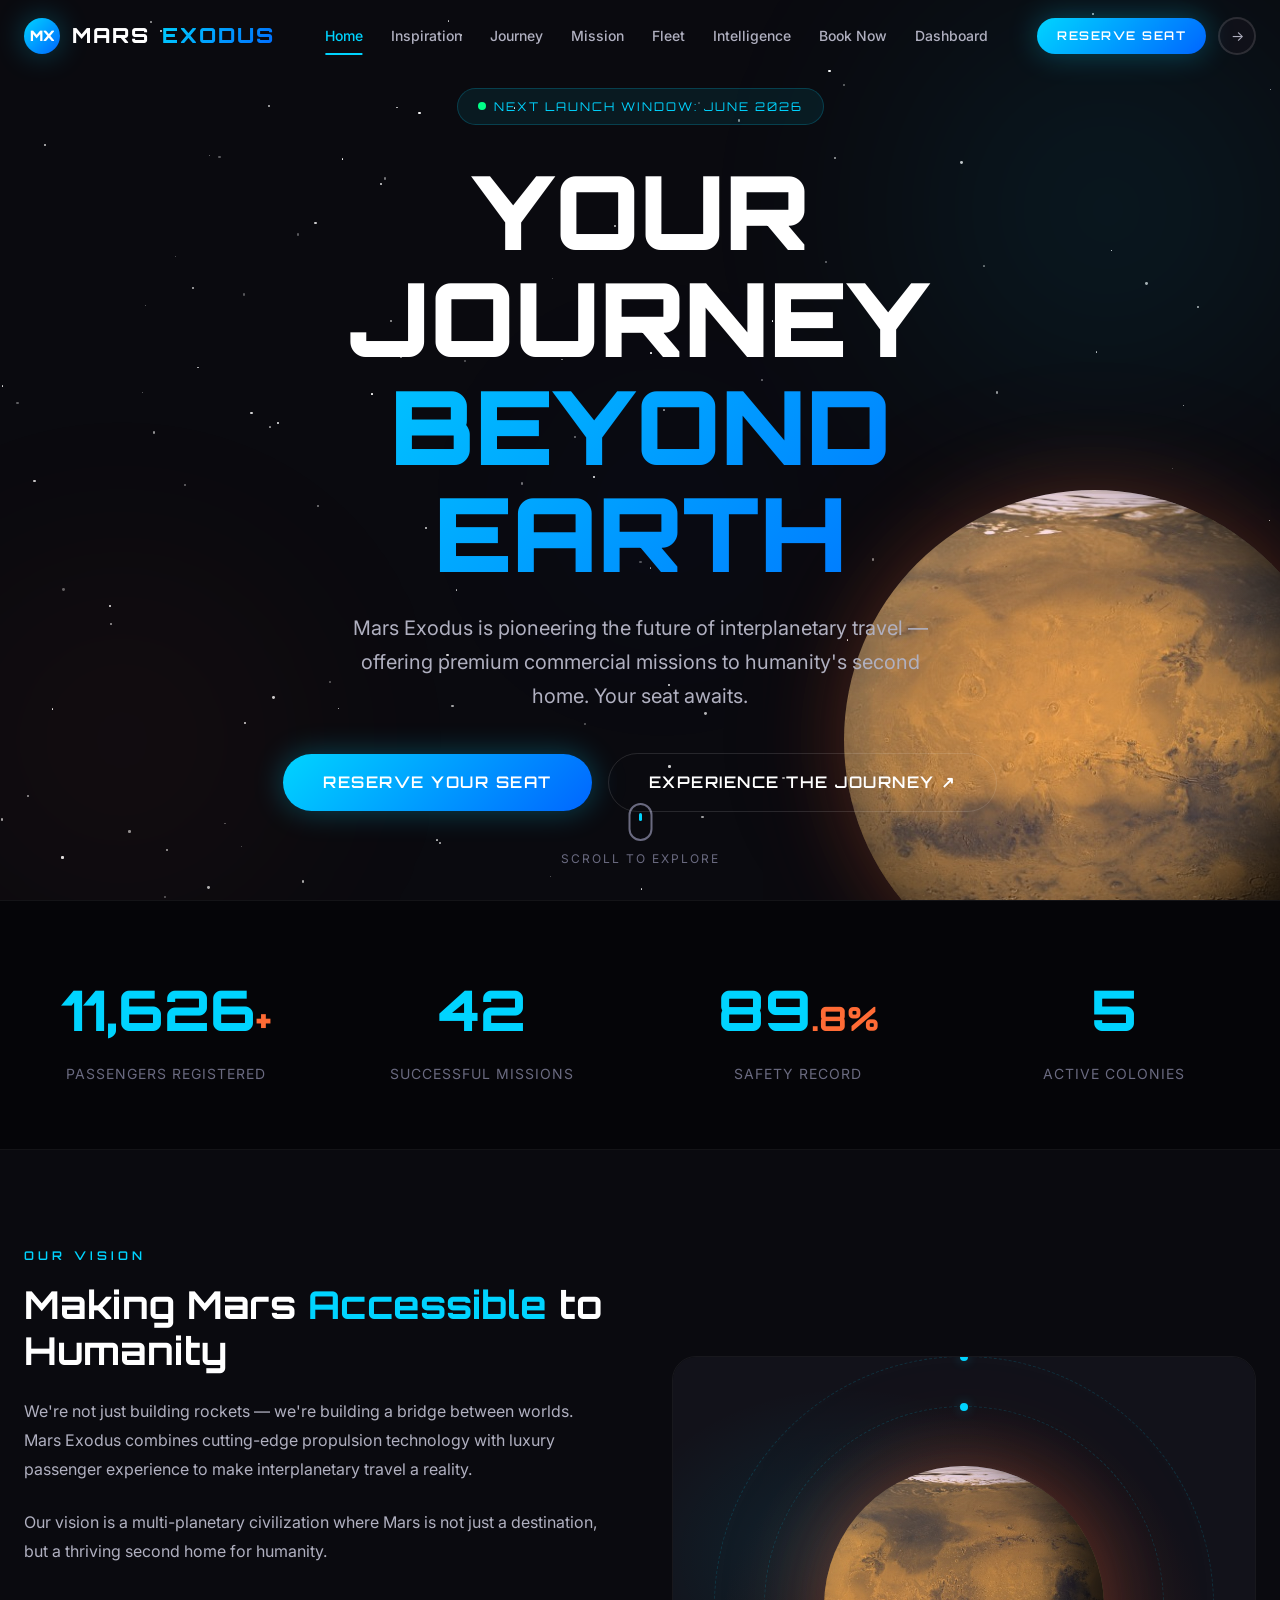
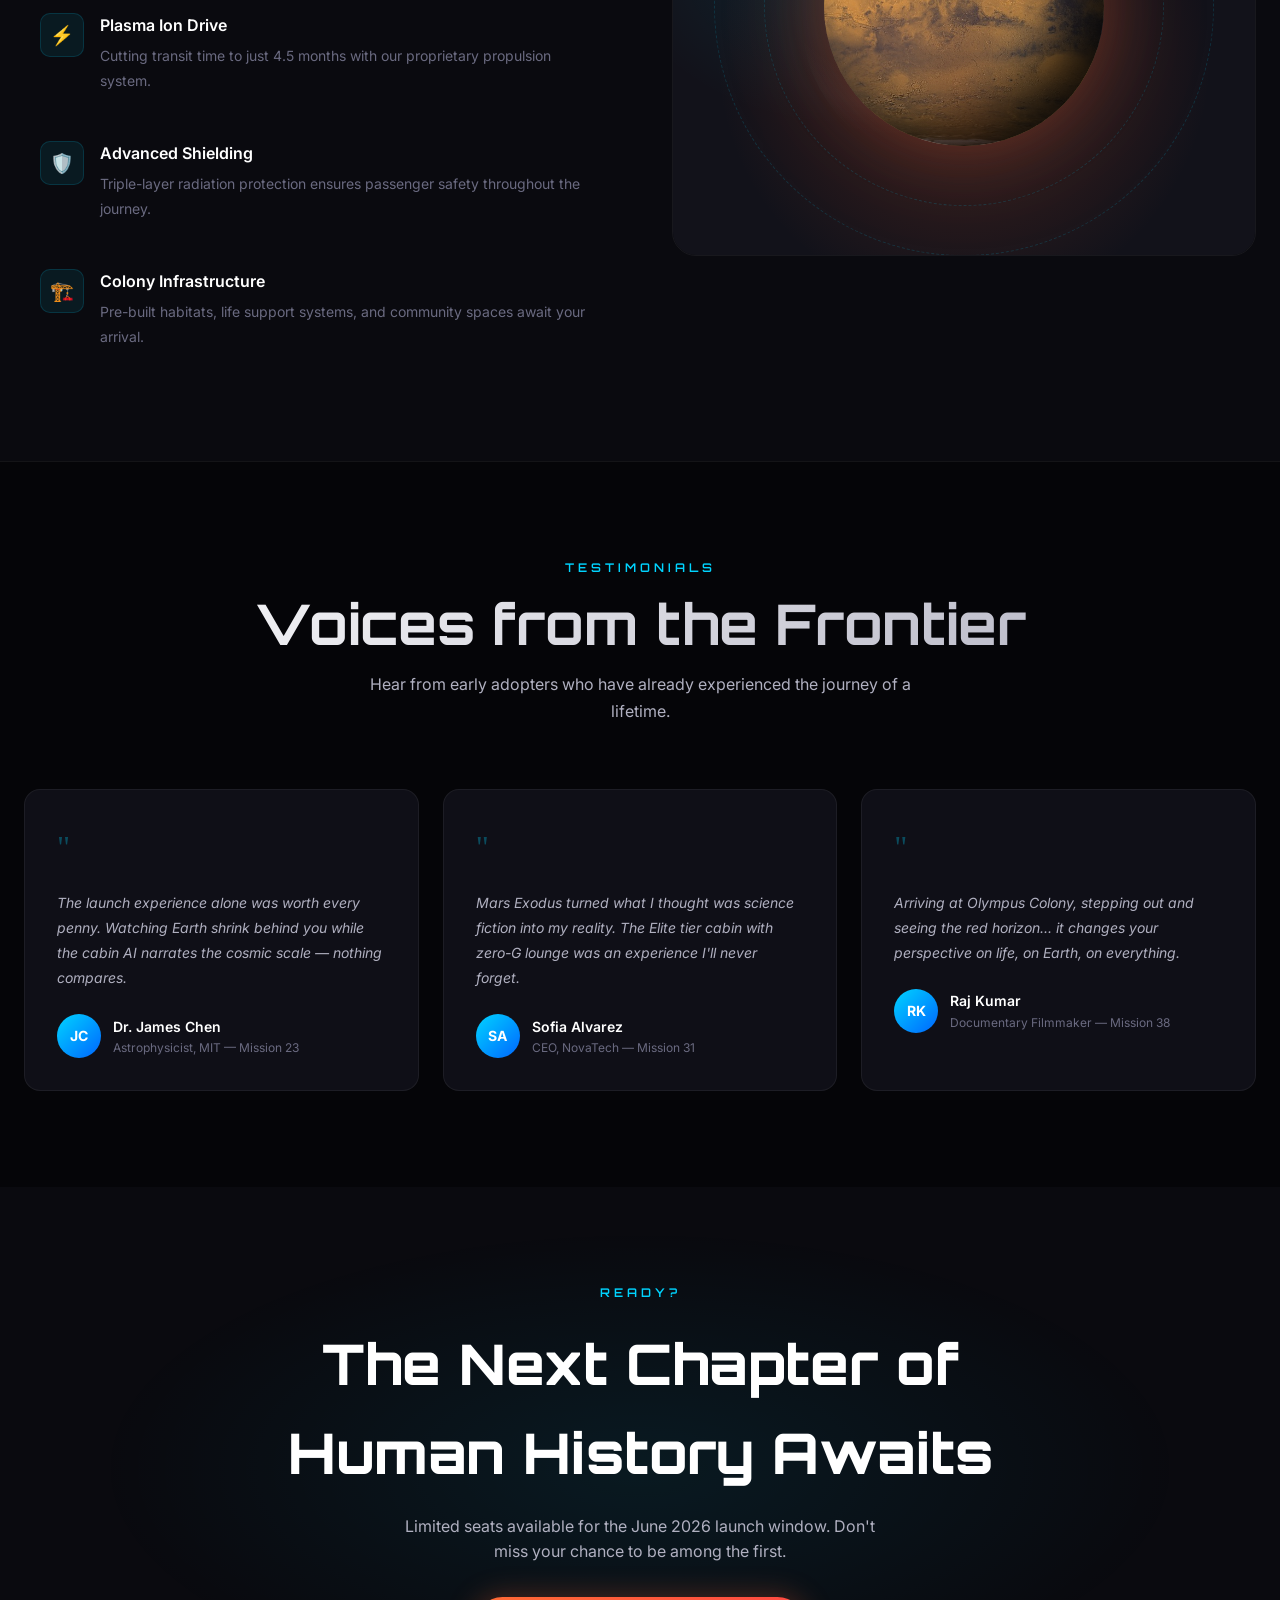
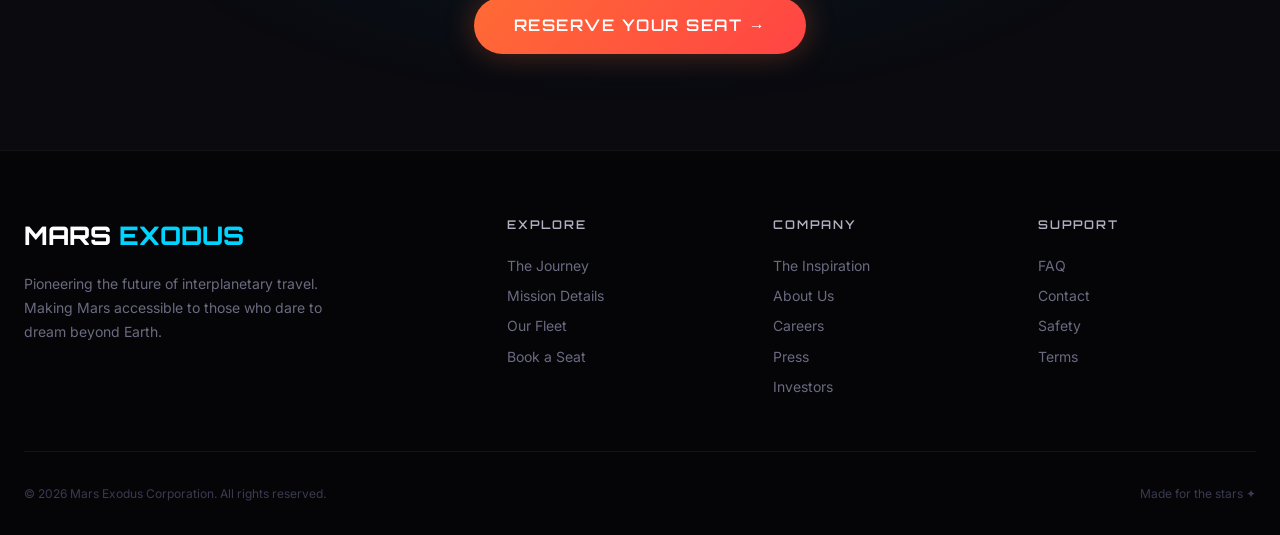
<file: index.html>
<!DOCTYPE html>
<html lang="en">
<head>
  <meta charset="UTF-8">
  <meta name="viewport" content="width=device-width, initial-scale=1.0">
  <meta name="description" content="Mars Exodus — Pioneering luxury interplanetary travel to Mars. Reserve your seat on the next mission to humanity's new frontier.">
  <title>Mars Exodus — Humanity's Next Frontier</title>
  <link rel="stylesheet" href="css/global.css">
  <link rel="stylesheet" href="css/navbar.css">
  <link rel="stylesheet" href="css/landing.css">
</head>
<body>
  <div class="stars-bg" aria-hidden="true"></div>
  <div id="nav-slot"></div>

  <!-- ===== HERO ===== -->
  <section class="hero" id="hero">
    <div class="hero-bg">
      <div class="gradient-orb orb-1"></div>
      <div class="gradient-orb orb-2"></div>
      <div class="gradient-orb orb-3"></div>
    </div>
    <div class="hero-planet" aria-hidden="true"></div>
    <div class="hero-content">
      <div class="hero-badge">
        <span class="pulse-dot"></span>
        Next Launch Window: June 2026
      </div>
      <h1 class="hero-title">
        <span class="line-1">YOUR JOURNEY</span>
        <span class="line-2">BEYOND EARTH</span>
      </h1>
      <p class="hero-subtitle">
        Mars Exodus is pioneering the future of interplanetary travel — offering premium commercial missions to humanity's second home. Your seat awaits.
      </p>
      <div class="hero-actions">
        <a href="booking.html" class="btn btn-primary btn-lg">Reserve Your Seat</a>
        <a href="journey.html" class="btn btn-outline btn-lg">Experience the Journey ↗</a>
      </div>
    </div>
    <div class="hero-scroll-indicator">
      <div class="scroll-mouse"></div>
      <span>Scroll to explore</span>
    </div>
  </section>

  <!-- ===== STATS ===== -->
  <section class="stats-section" id="stats">
    <div class="container">
      <div class="stats-grid reveal stagger">
        <div class="stat-item">
          <div class="stat-number"><span class="counter" data-target="12847">0</span><span class="suffix">+</span></div>
          <div class="stat-label">Passengers Registered</div>
        </div>
        <div class="stat-item">
          <div class="stat-number"><span class="counter" data-target="47">0</span></div>
          <div class="stat-label">Successful Missions</div>
        </div>
        <div class="stat-item">
          <div class="stat-number"><span class="counter" data-target="99">0</span><span class="suffix">.8%</span></div>
          <div class="stat-label">Safety Record</div>
        </div>
        <div class="stat-item">
          <div class="stat-number"><span class="counter" data-target="6">0</span></div>
          <div class="stat-label">Active Colonies</div>
        </div>
      </div>
    </div>
  </section>

  <!-- ===== VISION ===== -->
  <section class="vision-section section" id="vision">
    <div class="container">
      <div class="vision-grid">
        <div class="vision-content reveal-left">
          <span class="section-label">Our Vision</span>
          <h2>Making Mars <span>Accessible</span> to Humanity</h2>
          <p>
            We're not just building rockets — we're building a bridge between worlds. Mars Exodus combines cutting-edge propulsion technology with luxury passenger experience to make interplanetary travel a reality.
          </p>
          <p>
            Our vision is a multi-planetary civilization where Mars is not just a destination, but a thriving second home for humanity.
          </p>
          <div class="vision-features">
            <div class="vision-feature">
              <div class="feature-icon">⚡</div>
              <div>
                <h4>Plasma Ion Drive</h4>
                <p>Cutting transit time to just 4.5 months with our proprietary propulsion system.</p>
              </div>
            </div>
            <div class="vision-feature">
              <div class="feature-icon">🛡️</div>
              <div>
                <h4>Advanced Shielding</h4>
                <p>Triple-layer radiation protection ensures passenger safety throughout the journey.</p>
              </div>
            </div>
            <div class="vision-feature">
              <div class="feature-icon">🏗️</div>
              <div>
                <h4>Colony Infrastructure</h4>
                <p>Pre-built habitats, life support systems, and community spaces await your arrival.</p>
              </div>
            </div>
          </div>
        </div>
        <div class="vision-visual reveal-right">
          <div class="visual-inner">
            <div class="mars-render"></div>
            <div class="orbit-line orbit-1">
              <div class="orbit-dot"></div>
            </div>
            <div class="orbit-line orbit-2">
              <div class="orbit-dot"></div>
            </div>
          </div>
        </div>
      </div>
    </div>
  </section>

  <!-- ===== TESTIMONIALS ===== -->
  <section class="testimonials-section section" id="testimonials">
    <div class="container">
      <div class="section-header">
        <span class="section-label">Testimonials</span>
        <h2 class="section-title">Voices from the Frontier</h2>
        <p class="section-subtitle">Hear from early adopters who have already experienced the journey of a lifetime.</p>
      </div>
      <div class="testimonials-grid reveal stagger">
        <div class="testimonial-card">
          <div class="quote-icon">"</div>
          <p>The launch experience alone was worth every penny. Watching Earth shrink behind you while the cabin AI narrates the cosmic scale — nothing compares.</p>
          <div class="testimonial-author">
            <div class="author-avatar">JC</div>
            <div class="author-info">
              <div class="name">Dr. James Chen</div>
              <div class="role">Astrophysicist, MIT — Mission 23</div>
            </div>
          </div>
        </div>
        <div class="testimonial-card">
          <div class="quote-icon">"</div>
          <p>Mars Exodus turned what I thought was science fiction into my reality. The Elite tier cabin with zero-G lounge was an experience I'll never forget.</p>
          <div class="testimonial-author">
            <div class="author-avatar">SA</div>
            <div class="author-info">
              <div class="name">Sofia Alvarez</div>
              <div class="role">CEO, NovaTech — Mission 31</div>
            </div>
          </div>
        </div>
        <div class="testimonial-card">
          <div class="quote-icon">"</div>
          <p>Arriving at Olympus Colony, stepping out and seeing the red horizon... it changes your perspective on life, on Earth, on everything.</p>
          <div class="testimonial-author">
            <div class="author-avatar">RK</div>
            <div class="author-info">
              <div class="name">Raj Kumar</div>
              <div class="role">Documentary Filmmaker — Mission 38</div>
            </div>
          </div>
        </div>
      </div>
    </div>
  </section>

  <!-- ===== CTA ===== -->
  <section class="cta-section" id="cta">
    <div class="container">
      <div class="cta-content reveal">
        <span class="section-label">Ready?</span>
        <h2>The Next Chapter of <br>Human History Awaits</h2>
        <p>Limited seats available for the June 2026 launch window. Don't miss your chance to be among the first.</p>
        <a href="booking.html" class="btn btn-accent btn-lg">Reserve Your Seat →</a>
      </div>
    </div>
  </section>

  <div id="footer-slot"></div>

  <script src="js/global.js"></script>
  <script src="js/landing.js"></script>
</body>
</html>
</file>
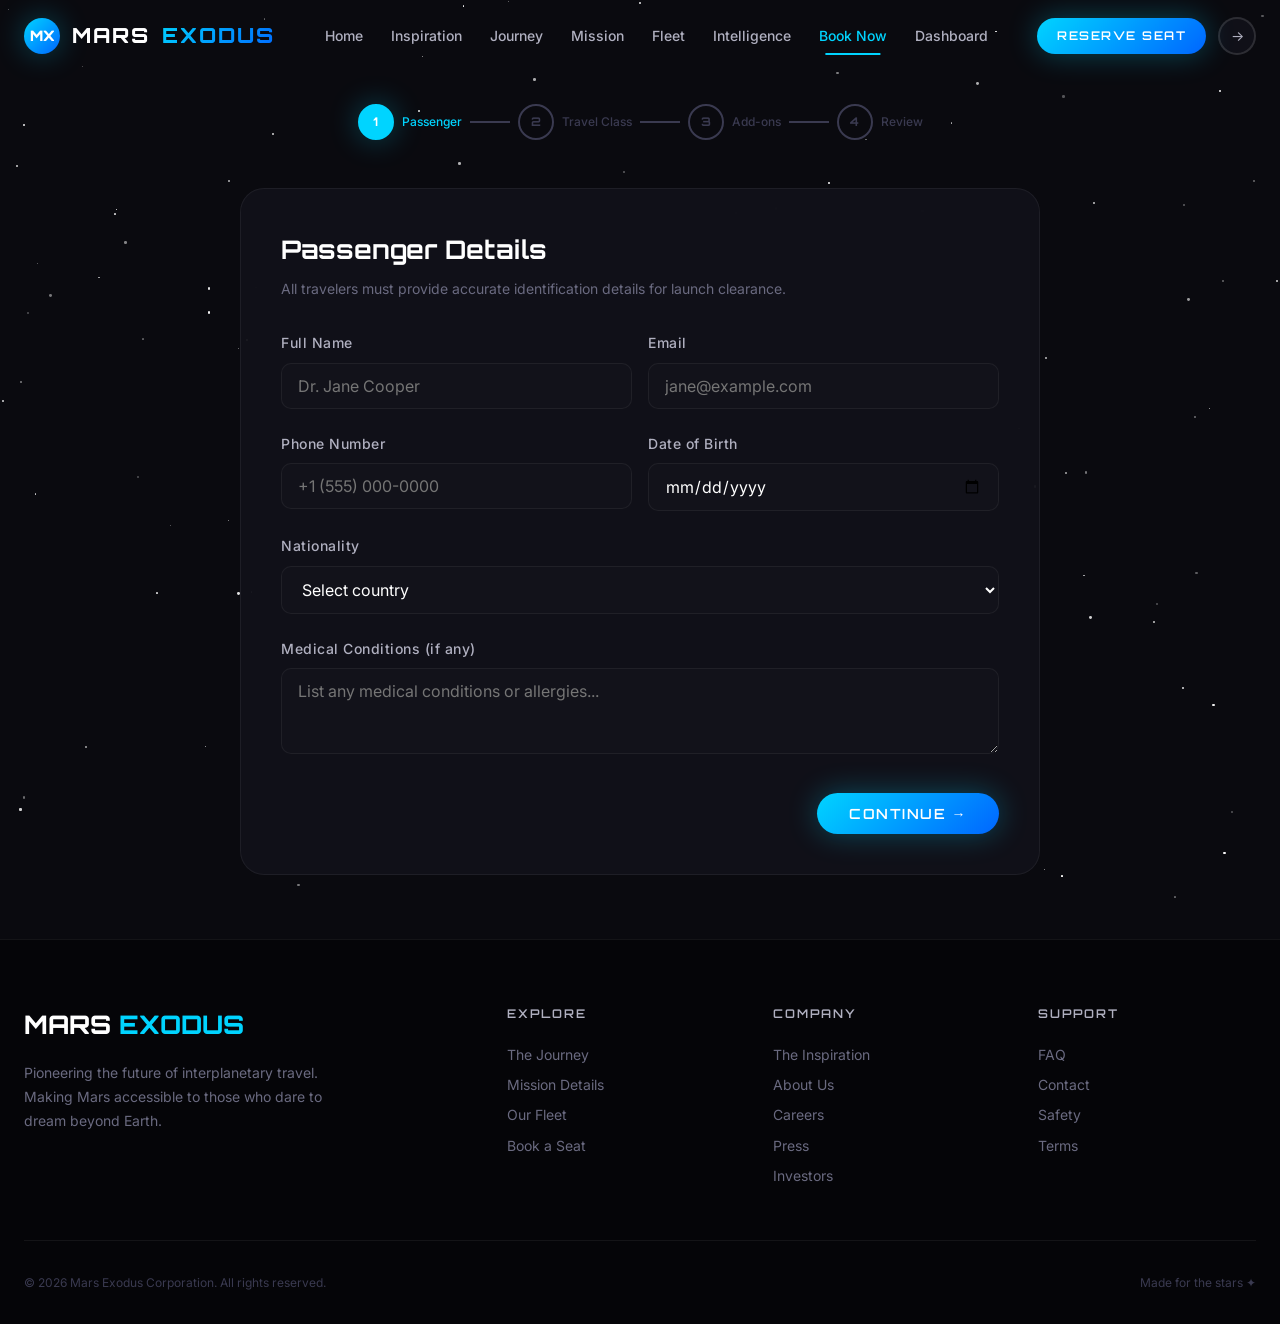
<file: booking.html>
<!DOCTYPE html>
<html lang="en">
<head>
  <meta charset="UTF-8">
  <meta name="viewport" content="width=device-width, initial-scale=1.0">
  <meta name="description" content="Book your seat on the next Mars Exodus mission. Choose your travel class, add-ons, and reserve your place in history.">
  <title>Book Your Seat — Mars Exodus</title>
  <link rel="stylesheet" href="css/global.css">
  <link rel="stylesheet" href="css/navbar.css">
  <link rel="stylesheet" href="css/booking.css">
</head>
<body>
  <div class="stars-bg" aria-hidden="true"></div>
  <div id="nav-slot"></div>

  <div class="booking-page">
    <div class="container">

      <!-- Steps -->
      <div class="booking-steps" id="booking-steps">
        <div class="step-indicator active" data-step="1">
          <div class="step-num">1</div>
          <span class="step-label">Passenger</span>
        </div>
        <div class="step-line"></div>
        <div class="step-indicator" data-step="2">
          <div class="step-num">2</div>
          <span class="step-label">Travel Class</span>
        </div>
        <div class="step-line"></div>
        <div class="step-indicator" data-step="3">
          <div class="step-num">3</div>
          <span class="step-label">Add-ons</span>
        </div>
        <div class="step-line"></div>
        <div class="step-indicator" data-step="4">
          <div class="step-num">4</div>
          <span class="step-label">Review</span>
        </div>
      </div>

      <div class="booking-card">

        <!-- Step 1: Passenger Details -->
        <div class="step-panel active" id="step-1">
          <h2 class="step-title">Passenger Details</h2>
          <p class="step-desc">All travelers must provide accurate identification details for launch clearance.</p>

          <div class="form-row">
            <div class="form-group">
              <label class="form-label" for="b-name">Full Name</label>
              <input type="text" class="form-input" id="b-name" placeholder="Dr. Jane Cooper" required>
              <div class="form-error" id="b-name-error">Name is required</div>
            </div>
            <div class="form-group">
              <label class="form-label" for="b-email">Email</label>
              <input type="email" class="form-input" id="b-email" placeholder="jane@example.com" required>
              <div class="form-error" id="b-email-error">Valid email required</div>
            </div>
          </div>

          <div class="form-row">
            <div class="form-group">
              <label class="form-label" for="b-phone">Phone Number</label>
              <input type="tel" class="form-input" id="b-phone" placeholder="+1 (555) 000-0000">
            </div>
            <div class="form-group">
              <label class="form-label" for="b-dob">Date of Birth</label>
              <input type="date" class="form-input" id="b-dob" required>
              <div class="form-error" id="b-dob-error">Date of birth is required</div>
            </div>
          </div>

          <div class="form-group">
            <label class="form-label" for="b-nationality">Nationality</label>
            <select class="form-input" id="b-nationality">
              <option value="">Select country</option>
              <option value="US">United States</option>
              <option value="UK">United Kingdom</option>
              <option value="IN">India</option>
              <option value="CN">China</option>
              <option value="JP">Japan</option>
              <option value="DE">Germany</option>
              <option value="FR">France</option>
              <option value="AU">Australia</option>
              <option value="CA">Canada</option>
              <option value="BR">Brazil</option>
              <option value="OTHER">Other</option>
            </select>
          </div>

          <div class="form-group">
            <label class="form-label" for="b-medical">Medical Conditions (if any)</label>
            <textarea class="form-input" id="b-medical" rows="3" placeholder="List any medical conditions or allergies..."></textarea>
          </div>

          <div class="booking-nav">
            <span></span>
            <button class="btn btn-primary" id="next-1">Continue →</button>
          </div>
        </div>

        <!-- Step 2: Travel Class -->
        <div class="step-panel" id="step-2">
          <h2 class="step-title">Select Travel Class</h2>
          <p class="step-desc">Choose the experience that matches your journey aspirations.</p>

          <div class="class-selector" id="class-selector">
            <div class="class-option" data-class="economy" data-price="250000">
              <div class="class-name">Economy</div>
              <div class="class-price">$250,000</div>
              <div class="class-ship">Pathfinder Class</div>
            </div>
            <div class="class-option" data-class="business" data-price="750000">
              <div class="class-name">Business</div>
              <div class="class-price">$750,000</div>
              <div class="class-ship">Voyager Class</div>
            </div>
            <div class="class-option" data-class="elite" data-price="2500000">
              <div class="class-name">Elite</div>
              <div class="class-price">$2,500,000</div>
              <div class="class-ship">Sovereign Class</div>
            </div>
          </div>

          <div class="form-group">
            <label class="form-label" for="b-mission">Preferred Mission</label>
            <select class="form-input" id="b-mission">
              <option value="MX-048">Mission MX-048 — June 15, 2026</option>
              <option value="MX-049">Mission MX-049 — August 22, 2026</option>
              <option value="MX-050">Mission MX-050 — November 3, 2026</option>
            </select>
          </div>

          <div class="booking-nav">
            <button class="btn btn-outline" id="back-2">← Back</button>
            <button class="btn btn-primary" id="next-2">Continue →</button>
          </div>
        </div>

        <!-- Step 3: Add-ons -->
        <div class="step-panel" id="step-3">
          <h2 class="step-title">Customize Your Journey</h2>
          <p class="step-desc">Enhance your Mars experience with optional add-ons.</p>

          <div class="addons-grid" id="addons-grid">
            <div class="addon-item" data-addon="cargo" data-price="15000">
              <div class="addon-check">✓</div>
              <div class="addon-info">
                <h4>Extra Cargo (100kg)</h4>
                <p>Additional cargo allowance for personal items and equipment.</p>
                <div class="addon-price">+ $15,000</div>
              </div>
            </div>

            <div class="addon-item" data-addon="research" data-price="45000">
              <div class="addon-check">✓</div>
              <div class="addon-info">
                <h4>Research Access</h4>
                <p>Full access to onboard labs and colony research facilities.</p>
                <div class="addon-price">+ $45,000</div>
              </div>
            </div>

            <div class="addon-item" data-addon="extended" data-price="85000">
              <div class="addon-check">✓</div>
              <div class="addon-info">
                <h4>Extended Stay (2 Years)</h4>
                <p>Stay on Mars for a full 2-year cycle instead of the standard 6 months.</p>
                <div class="addon-price">+ $85,000</div>
              </div>
            </div>

            <div class="addon-item" data-addon="insurance" data-price="25000">
              <div class="addon-check">✓</div>
              <div class="addon-info">
                <h4>Premium Insurance</h4>
                <p>Comprehensive coverage including emergency return-to-Earth evacuation.</p>
                <div class="addon-price">+ $25,000</div>
              </div>
            </div>

            <div class="addon-item" data-addon="training" data-price="35000">
              <div class="addon-check">✓</div>
              <div class="addon-info">
                <h4>Pre-Flight Training</h4>
                <p>2-week intensive space readiness program with zero-G simulation.</p>
                <div class="addon-price">+ $35,000</div>
              </div>
            </div>

            <div class="addon-item" data-addon="vip" data-price="50000">
              <div class="addon-check">✓</div>
              <div class="addon-info">
                <h4>VIP Spaceport Lounge</h4>
                <p>Priority boarding, private lounge access, and personal concierge service.</p>
                <div class="addon-price">+ $50,000</div>
              </div>
            </div>
          </div>

          <div class="booking-nav">
            <button class="btn btn-outline" id="back-3">← Back</button>
            <button class="btn btn-primary" id="next-3">Review Booking →</button>
          </div>
        </div>

        <!-- Step 4: Review -->
        <div class="step-panel" id="step-4">
          <h2 class="step-title">Review Your Booking</h2>
          <p class="step-desc">Please verify all details before proceeding to payment.</p>

          <div class="review-section" id="review-summary">
            <!-- Filled by JS -->
          </div>

          <div class="booking-nav">
            <button class="btn btn-outline" id="back-4">← Back</button>
            <a href="payment.html" class="btn btn-accent btn-lg" id="proceed-payment">Proceed to Payment →</a>
          </div>
        </div>

      </div>
    </div>
  </div>

  <div id="footer-slot"></div>

  <script src="js/global.js"></script>
  <script src="js/booking.js"></script>
</body>
</html>
</file>
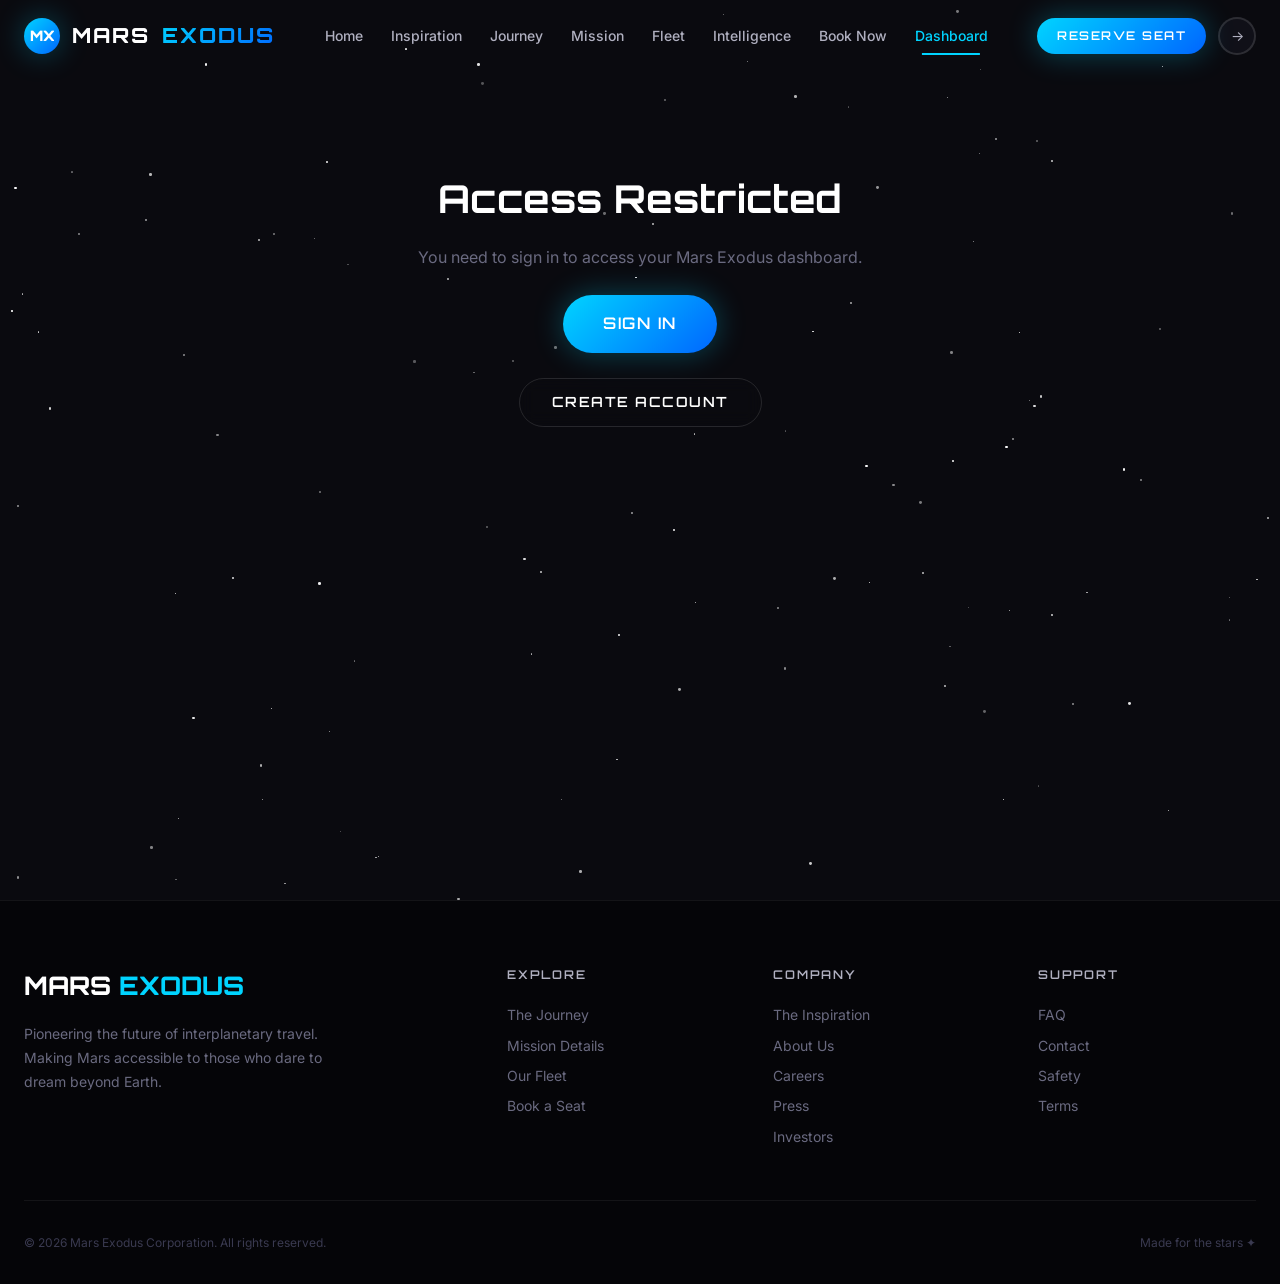
<file: dashboard.html>
<!DOCTYPE html>
<html lang="en">
<head>
  <meta charset="UTF-8">
  <meta name="viewport" content="width=device-width, initial-scale=1.0">
  <meta name="description" content="Your Mars Exodus dashboard — view booked tickets, mission status, and profile details.">
  <title>Dashboard — Mars Exodus</title>
  <link rel="stylesheet" href="css/global.css">
  <link rel="stylesheet" href="css/navbar.css">
  <link rel="stylesheet" href="css/dashboard.css">
</head>
<body>
  <div class="stars-bg" aria-hidden="true"></div>
  <div id="nav-slot"></div>

  <div class="dashboard-page">
    <div class="container" id="dashboard-content">
      <!-- Dashboard content populated by JS -->
    </div>
  </div>

  <div id="footer-slot"></div>

  <script src="js/global.js"></script>
  <script src="js/dashboard.js"></script>
</body>
</html>
</file>
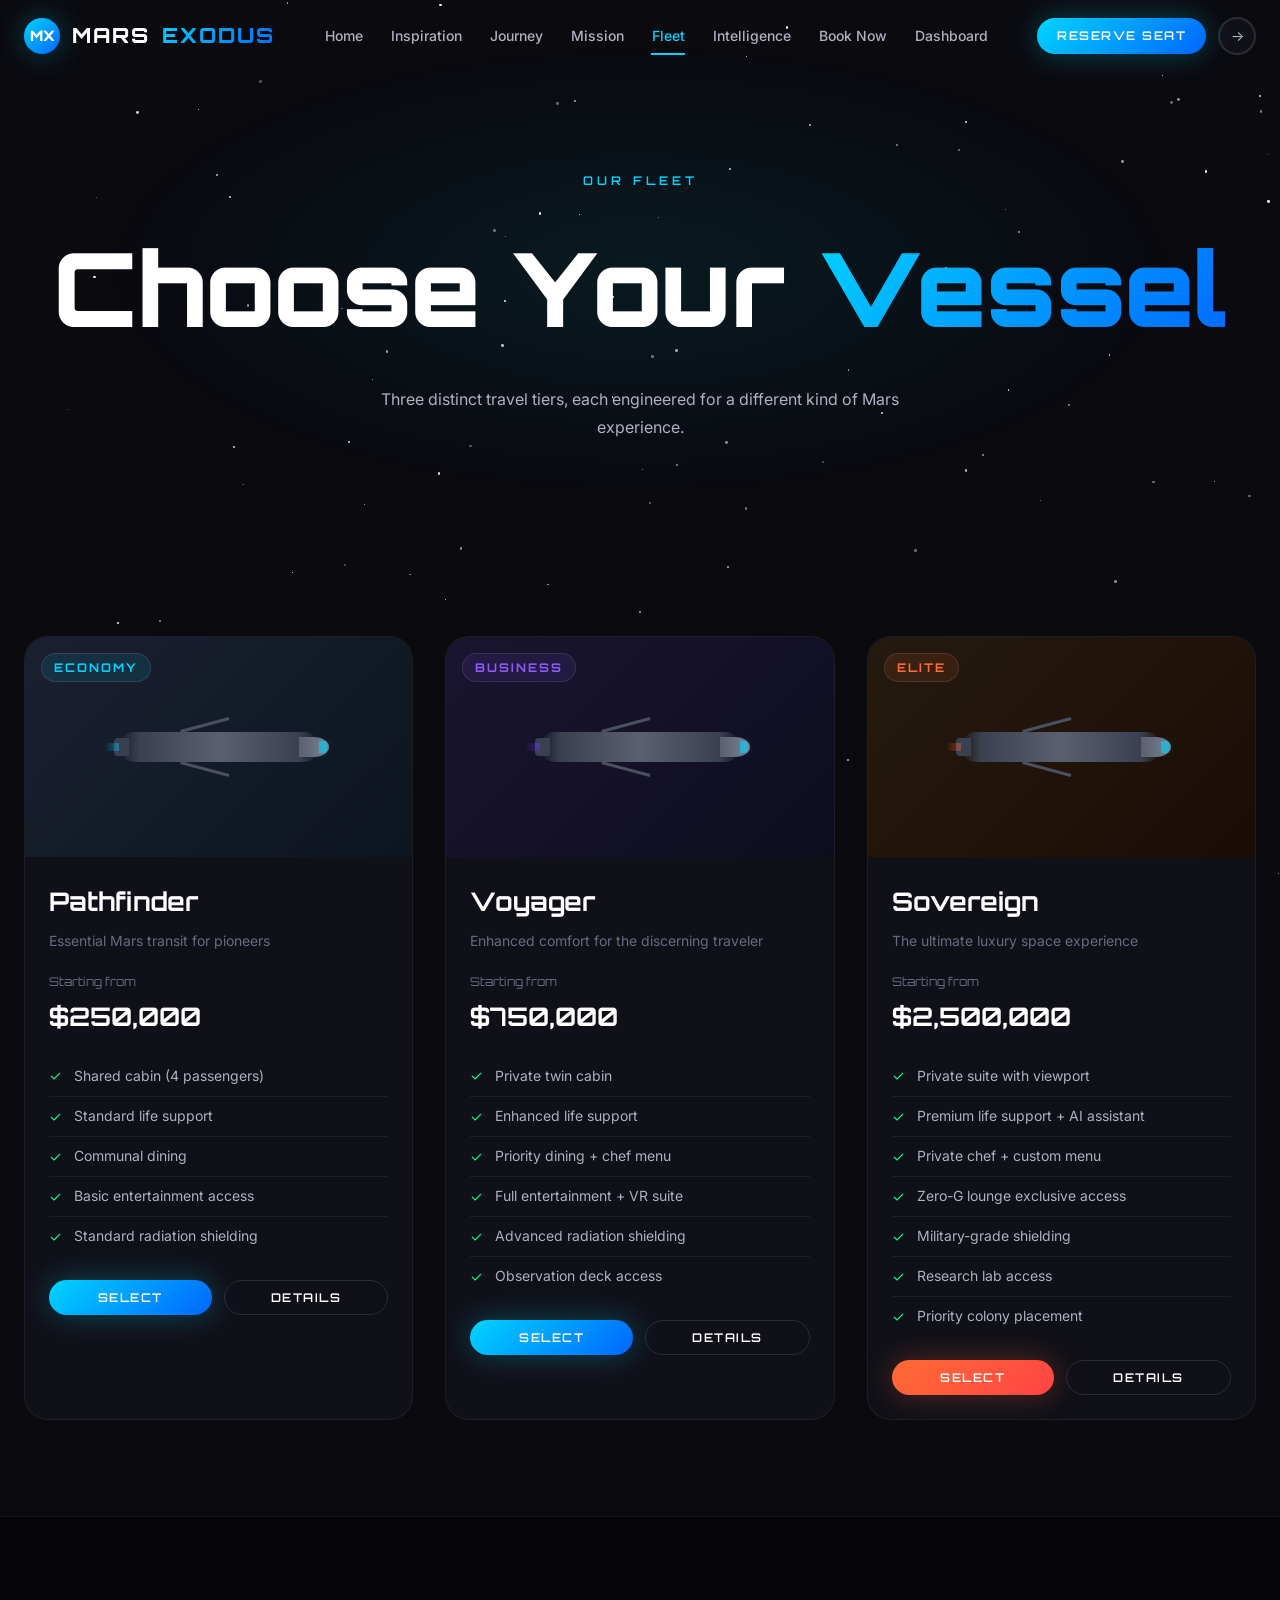
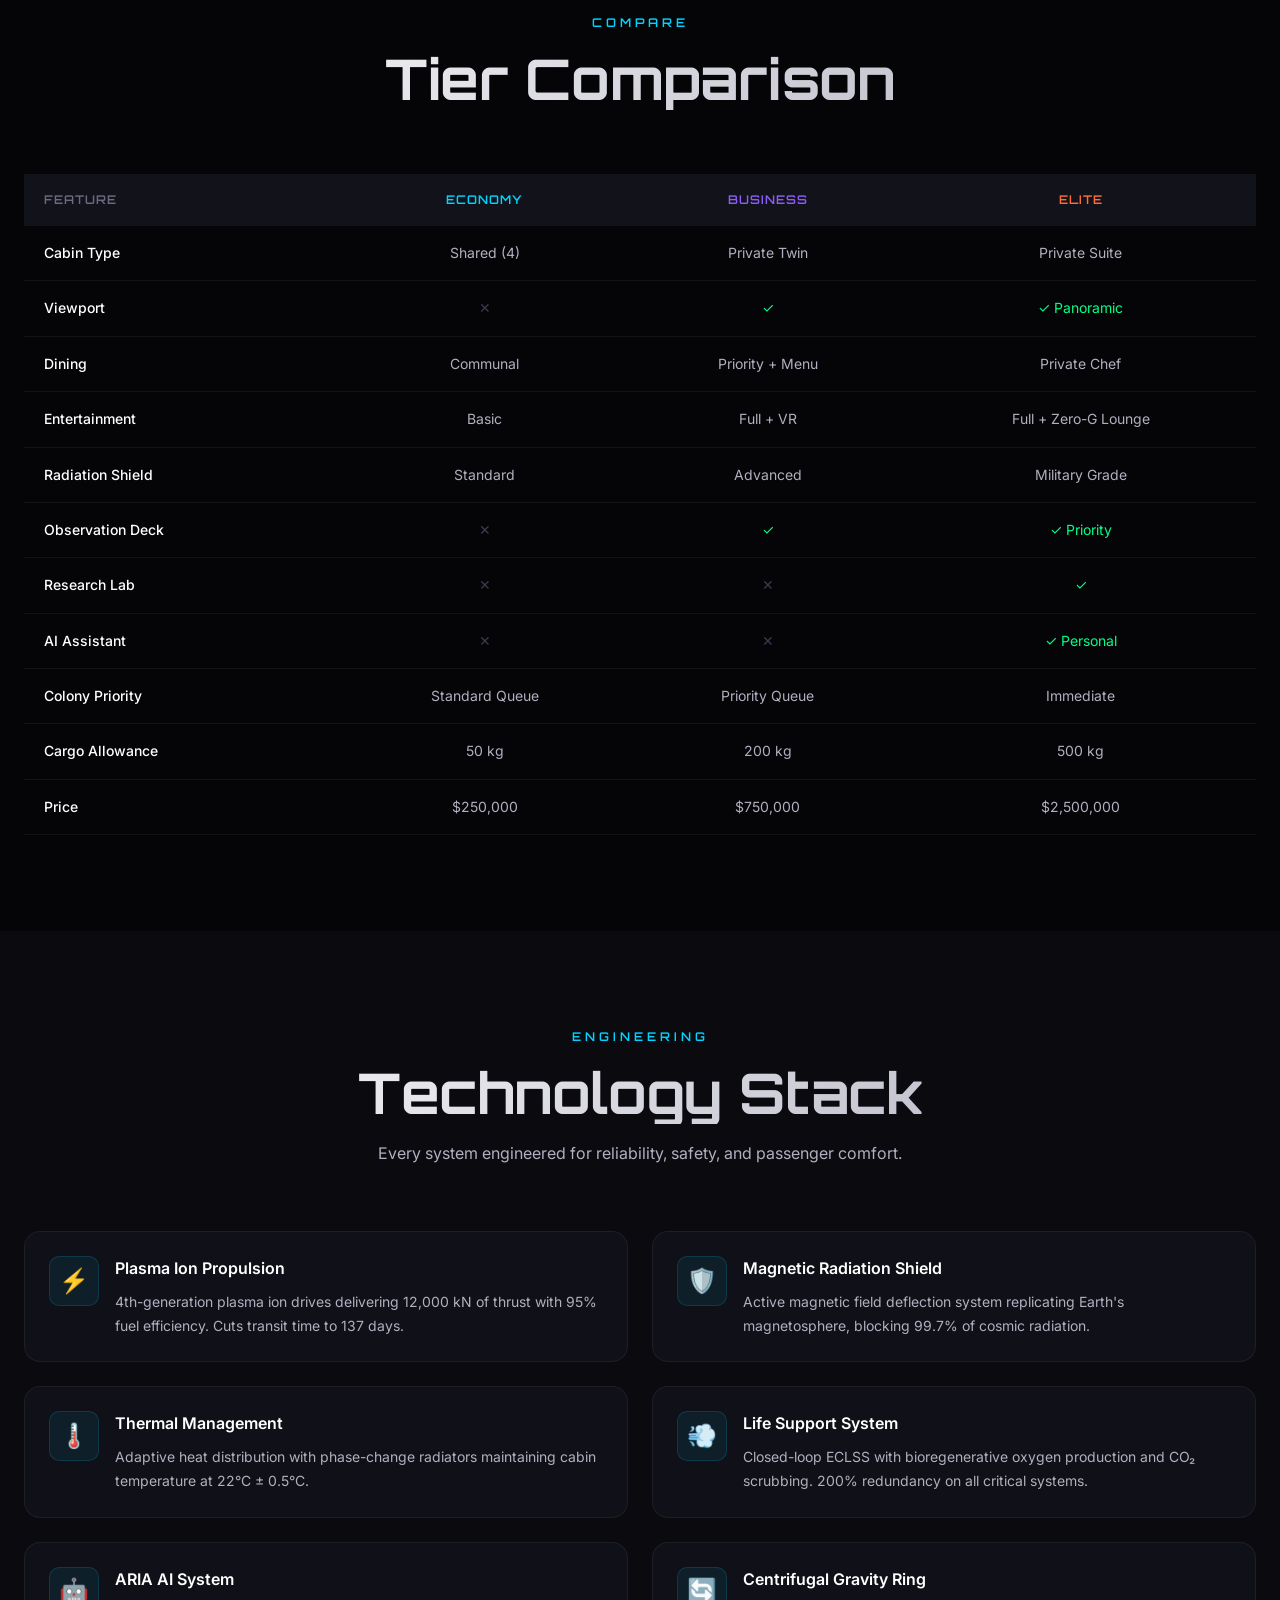
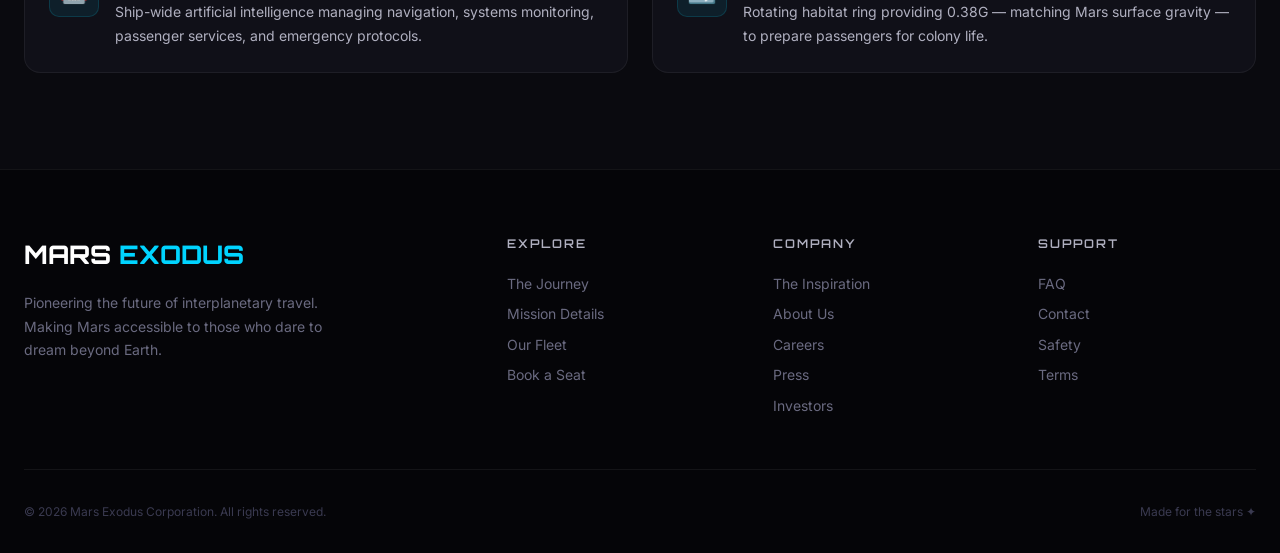
<file: fleet.html>
<!DOCTYPE html>
<html lang="en">
<head>
  <meta charset="UTF-8">
  <meta name="viewport" content="width=device-width, initial-scale=1.0">
  <meta name="description" content="Explore Mars Exodus spacecraft tiers — Economy, Business, and Elite. Compare features, safety, and pricing.">
  <title>Fleet & Technology — Mars Exodus</title>
  <link rel="stylesheet" href="css/global.css">
  <link rel="stylesheet" href="css/navbar.css">
  <link rel="stylesheet" href="css/fleet.css">
</head>
<body>
  <div class="stars-bg" aria-hidden="true"></div>
  <div id="nav-slot"></div>

  <!-- Hero -->
  <section class="fleet-hero">
    <div class="container">
      <div class="reveal">
        <span class="section-label">Our Fleet</span>
        <h1>Choose Your <span>Vessel</span></h1>
        <p class="section-subtitle">Three distinct travel tiers, each engineered for a different kind of Mars experience.</p>
      </div>
    </div>
  </section>

  <!-- Fleet Cards -->
  <section class="fleet-section">
    <div class="container">
      <div class="fleet-cards reveal stagger" id="fleet-cards">

        <!-- Economy -->
        <div class="fleet-card" data-tier="economy">
          <div class="fleet-card-visual economy-bg">
            <span class="fleet-card-tier tier-economy">Economy</span>
            <div class="ship-silhouette">
              <div class="ship-engine"></div>
              <div class="ship-body"></div>
              <div class="ship-wing-top"></div>
              <div class="ship-wing-bottom"></div>
              <div class="ship-cockpit"></div>
            </div>
          </div>
          <div class="fleet-card-body">
            <h3>Pathfinder</h3>
            <div class="fleet-card-subtitle">Essential Mars transit for pioneers</div>
            <div class="fleet-card-price">
              <span class="from">Starting from</span>
              $250,000
            </div>
            <ul class="fleet-card-features">
              <li><span class="feat-icon">✓</span> Shared cabin (4 passengers)</li>
              <li><span class="feat-icon">✓</span> Standard life support</li>
              <li><span class="feat-icon">✓</span> Communal dining</li>
              <li><span class="feat-icon">✓</span> Basic entertainment access</li>
              <li><span class="feat-icon">✓</span> Standard radiation shielding</li>
            </ul>
            <div class="fleet-card-actions">
              <a href="booking.html?tier=economy" class="btn btn-primary btn-sm">Select</a>
              <button class="btn btn-outline btn-sm fleet-detail-btn" data-tier="economy">Details</button>
            </div>
          </div>
        </div>

        <!-- Business -->
        <div class="fleet-card" data-tier="business">
          <div class="fleet-card-visual business-bg">
            <span class="fleet-card-tier tier-business">Business</span>
            <div class="ship-silhouette">
              <div class="ship-engine"></div>
              <div class="ship-body"></div>
              <div class="ship-wing-top"></div>
              <div class="ship-wing-bottom"></div>
              <div class="ship-cockpit"></div>
            </div>
          </div>
          <div class="fleet-card-body">
            <h3>Voyager</h3>
            <div class="fleet-card-subtitle">Enhanced comfort for the discerning traveler</div>
            <div class="fleet-card-price">
              <span class="from">Starting from</span>
              $750,000
            </div>
            <ul class="fleet-card-features">
              <li><span class="feat-icon">✓</span> Private twin cabin</li>
              <li><span class="feat-icon">✓</span> Enhanced life support</li>
              <li><span class="feat-icon">✓</span> Priority dining + chef menu</li>
              <li><span class="feat-icon">✓</span> Full entertainment + VR suite</li>
              <li><span class="feat-icon">✓</span> Advanced radiation shielding</li>
              <li><span class="feat-icon">✓</span> Observation deck access</li>
            </ul>
            <div class="fleet-card-actions">
              <a href="booking.html?tier=business" class="btn btn-primary btn-sm">Select</a>
              <button class="btn btn-outline btn-sm fleet-detail-btn" data-tier="business">Details</button>
            </div>
          </div>
        </div>

        <!-- Elite -->
        <div class="fleet-card" data-tier="elite">
          <div class="fleet-card-visual elite-bg">
            <span class="fleet-card-tier tier-elite">Elite</span>
            <div class="ship-silhouette">
              <div class="ship-engine"></div>
              <div class="ship-body"></div>
              <div class="ship-wing-top"></div>
              <div class="ship-wing-bottom"></div>
              <div class="ship-cockpit"></div>
            </div>
          </div>
          <div class="fleet-card-body">
            <h3>Sovereign</h3>
            <div class="fleet-card-subtitle">The ultimate luxury space experience</div>
            <div class="fleet-card-price">
              <span class="from">Starting from</span>
              $2,500,000
            </div>
            <ul class="fleet-card-features">
              <li><span class="feat-icon">✓</span> Private suite with viewport</li>
              <li><span class="feat-icon">✓</span> Premium life support + AI assistant</li>
              <li><span class="feat-icon">✓</span> Private chef + custom menu</li>
              <li><span class="feat-icon">✓</span> Zero-G lounge exclusive access</li>
              <li><span class="feat-icon">✓</span> Military-grade shielding</li>
              <li><span class="feat-icon">✓</span> Research lab access</li>
              <li><span class="feat-icon">✓</span> Priority colony placement</li>
            </ul>
            <div class="fleet-card-actions">
              <a href="booking.html?tier=elite" class="btn btn-accent btn-sm">Select</a>
              <button class="btn btn-outline btn-sm fleet-detail-btn" data-tier="elite">Details</button>
            </div>
          </div>
        </div>

      </div>
    </div>
  </section>

  <!-- Comparison Table -->
  <section class="comparison-section">
    <div class="container">
      <div class="section-header">
        <span class="section-label">Compare</span>
        <h2 class="section-title">Tier Comparison</h2>
      </div>
      <div class="comparison-table-wrapper reveal">
        <table class="comparison-table">
          <thead>
            <tr>
              <th>Feature</th>
              <th>Economy</th>
              <th>Business</th>
              <th>Elite</th>
            </tr>
          </thead>
          <tbody>
            <tr><td>Cabin Type</td><td>Shared (4)</td><td>Private Twin</td><td>Private Suite</td></tr>
            <tr><td>Viewport</td><td class="check-no">✕</td><td class="check-yes">✓</td><td class="check-yes">✓ Panoramic</td></tr>
            <tr><td>Dining</td><td>Communal</td><td>Priority + Menu</td><td>Private Chef</td></tr>
            <tr><td>Entertainment</td><td>Basic</td><td>Full + VR</td><td>Full + Zero-G Lounge</td></tr>
            <tr><td>Radiation Shield</td><td>Standard</td><td>Advanced</td><td>Military Grade</td></tr>
            <tr><td>Observation Deck</td><td class="check-no">✕</td><td class="check-yes">✓</td><td class="check-yes">✓ Priority</td></tr>
            <tr><td>Research Lab</td><td class="check-no">✕</td><td class="check-no">✕</td><td class="check-yes">✓</td></tr>
            <tr><td>AI Assistant</td><td class="check-no">✕</td><td class="check-no">✕</td><td class="check-yes">✓ Personal</td></tr>
            <tr><td>Colony Priority</td><td>Standard Queue</td><td>Priority Queue</td><td>Immediate</td></tr>
            <tr><td>Cargo Allowance</td><td>50 kg</td><td>200 kg</td><td>500 kg</td></tr>
            <tr><td>Price</td><td>$250,000</td><td>$750,000</td><td>$2,500,000</td></tr>
          </tbody>
        </table>
      </div>
    </div>
  </section>

  <!-- Technology -->
  <section class="tech-section">
    <div class="container">
      <div class="section-header">
        <span class="section-label">Engineering</span>
        <h2 class="section-title">Technology Stack</h2>
        <p class="section-subtitle">Every system engineered for reliability, safety, and passenger comfort.</p>
      </div>
      <div class="tech-grid reveal stagger">
        <div class="tech-card">
          <div class="tech-card-icon">⚡</div>
          <div>
            <h4>Plasma Ion Propulsion</h4>
            <p>4th-generation plasma ion drives delivering 12,000 kN of thrust with 95% fuel efficiency. Cuts transit time to 137 days.</p>
          </div>
        </div>
        <div class="tech-card">
          <div class="tech-card-icon">🛡️</div>
          <div>
            <h4>Magnetic Radiation Shield</h4>
            <p>Active magnetic field deflection system replicating Earth's magnetosphere, blocking 99.7% of cosmic radiation.</p>
          </div>
        </div>
        <div class="tech-card">
          <div class="tech-card-icon">🌡️</div>
          <div>
            <h4>Thermal Management</h4>
            <p>Adaptive heat distribution with phase-change radiators maintaining cabin temperature at 22°C ± 0.5°C.</p>
          </div>
        </div>
        <div class="tech-card">
          <div class="tech-card-icon">💨</div>
          <div>
            <h4>Life Support System</h4>
            <p>Closed-loop ECLSS with bioregenerative oxygen production and CO₂ scrubbing. 200% redundancy on all critical systems.</p>
          </div>
        </div>
        <div class="tech-card">
          <div class="tech-card-icon">🤖</div>
          <div>
            <h4>ARIA AI System</h4>
            <p>Ship-wide artificial intelligence managing navigation, systems monitoring, passenger services, and emergency protocols.</p>
          </div>
        </div>
        <div class="tech-card">
          <div class="tech-card-icon">🔄</div>
          <div>
            <h4>Centrifugal Gravity Ring</h4>
            <p>Rotating habitat ring providing 0.38G — matching Mars surface gravity — to prepare passengers for colony life.</p>
          </div>
        </div>
      </div>
    </div>
  </section>

  <div id="footer-slot"></div>

  <script src="js/global.js"></script>
  <script src="js/fleet.js"></script>
</body>
</html>
</file>
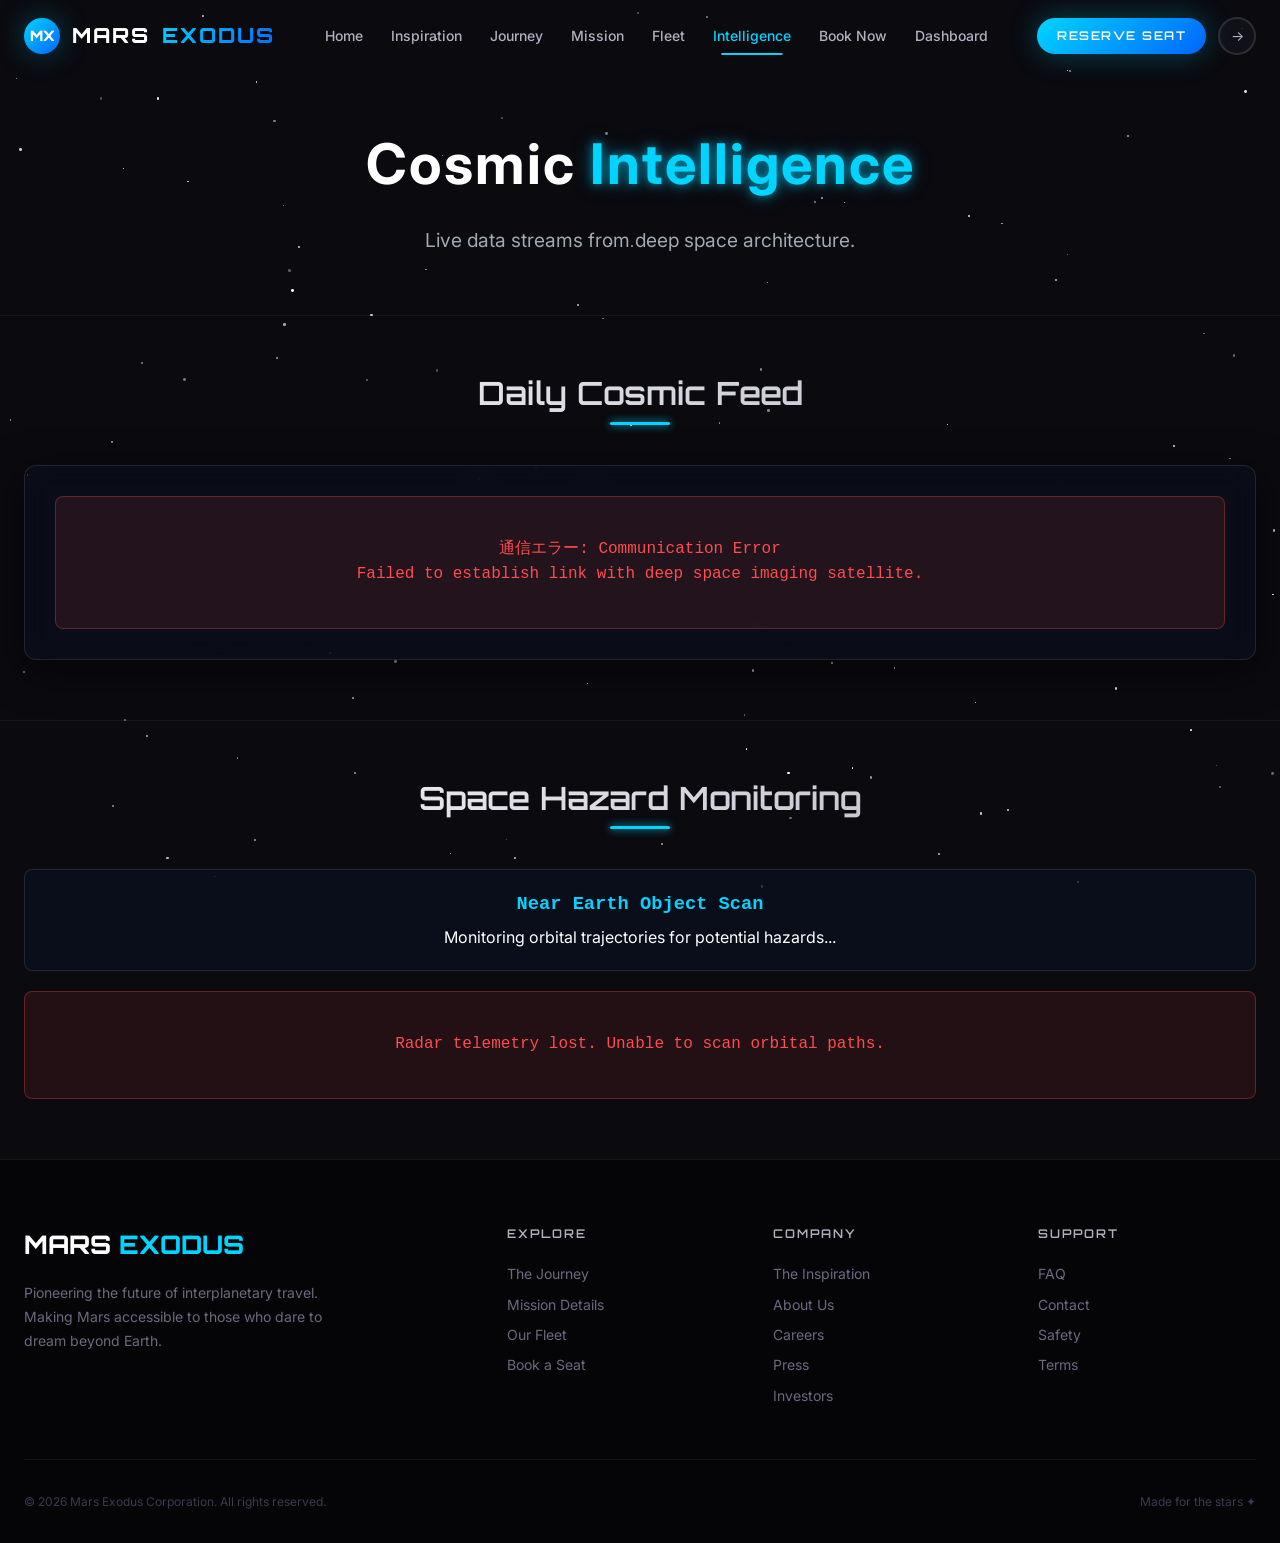
<file: intelligence.html>
<!DOCTYPE html>
<html lang="en">
<head>
  <meta charset="UTF-8">
  <meta name="viewport" content="width=device-width, initial-scale=1.0">
  <meta name="description" content="Mars Exodus Intelligence — View daily cosmic feeds, Mars surface intelligence, and space hazard monitoring.">
  <title>Intelligence — Mars Exodus</title>
  <link rel="stylesheet" href="css/global.css">
  <link rel="stylesheet" href="css/navbar.css">
  <link rel="stylesheet" href="css/intelligence.css">
</head>
<body>
  <div class="stars-bg" aria-hidden="true"></div>
  <div id="nav-slot"></div>

  <main class="intelligence-page" id="intelligence-main">
    
    <!-- Hero / Header -->
    <header class="intel-header reveal">
      <div class="container">
        <h1>Cosmic <span class="text-neon">Intelligence</span></h1>
        <p class="subtitle">Live data streams from deep space architecture.</p>
      </div>
    </header>

    <!-- APOD Section -->
    <section class="intel-section apod-section" id="section-apod">
      <div class="container">
        <div class="section-title reveal">
          <h2>Daily Cosmic Feed</h2>
          <div class="line-decorator"></div>
        </div>
        <div id="apod-container" class="glass-panel reveal stagger">
          <!-- Skeleton Loading -->
          <div class="skeleton-ui skeleton-apod"></div>
        </div>
      </div>
    </section>

    <!-- NeoWs Section -->
    <section class="intel-section neows-section" id="section-neows">
      <div class="container">
        <div class="section-title reveal">
          <h2>Space Hazard Monitoring</h2>
          <div class="line-decorator"></div>
        </div>
        <div class="neows-dashboard">
          <div class="neows-status reveal">
            <h3>Near Earth Object Scan</h3>
            <p>Monitoring orbital trajectories for potential hazards...</p>
          </div>
          <div id="neows-grid" class="neows-grid reveal stagger">
            <!-- Populated by JS -->
            <div class="skeleton-ui skeleton-neo"></div>
            <div class="skeleton-ui skeleton-neo"></div>
            <div class="skeleton-ui skeleton-neo"></div>
            <div class="skeleton-ui skeleton-neo"></div>
          </div>
        </div>
      </div>
    </section>

  </main>

  <div id="footer-slot"></div>

  <script src="js/global.js"></script>
  <script type="module" src="js/intelligence/main.js"></script>
</body>
</html>
</file>
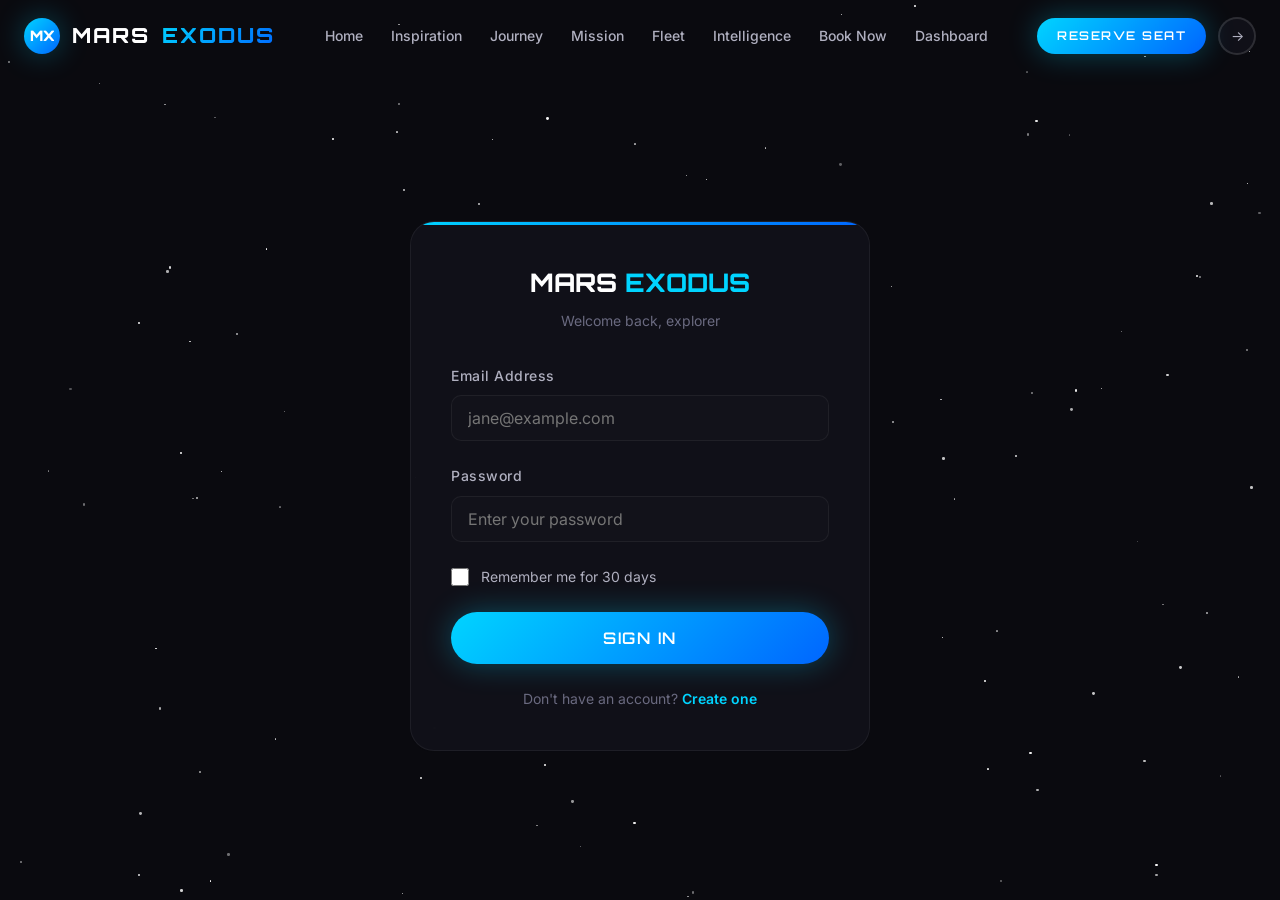
<file: login.html>
<!DOCTYPE html>
<html lang="en">
<head>
  <meta charset="UTF-8">
  <meta name="viewport" content="width=device-width, initial-scale=1.0">
  <meta name="description" content="Sign in to your Mars Exodus account. Access your bookings, dashboard, and mission status.">
  <title>Sign In — Mars Exodus</title>
  <link rel="stylesheet" href="css/global.css">
  <link rel="stylesheet" href="css/navbar.css">
  <link rel="stylesheet" href="css/auth.css">
</head>
<body>
  <div class="stars-bg" aria-hidden="true"></div>
  <div id="nav-slot"></div>

  <div class="auth-page">
    <div class="auth-container">
      <div class="auth-card">
        <div class="auth-logo">
          <div class="logo-text">MARS <span>EXODUS</span></div>
          <p>Welcome back, explorer</p>
        </div>
        <form class="auth-form" id="login-form" novalidate>
          <div class="form-group">
            <label class="form-label" for="login-email">Email Address</label>
            <input type="email" class="form-input" id="login-email" placeholder="jane@example.com" autocomplete="email" required>
            <div class="form-error" id="login-email-error">Please enter a valid email</div>
          </div>

          <div class="form-group">
            <label class="form-label" for="login-password">Password</label>
            <input type="password" class="form-input" id="login-password" placeholder="Enter your password" autocomplete="current-password" required>
            <div class="form-error" id="login-password-error">Password is required</div>
          </div>

          <div class="auth-checkbox">
            <input type="checkbox" id="remember-me">
            <label for="remember-me">Remember me for 30 days</label>
          </div>

          <button type="submit" class="btn btn-primary btn-lg auth-submit" id="login-btn">Sign In</button>
        </form>

        <div class="auth-footer">
          Don't have an account? <a href="signup.html">Create one</a>
        </div>
      </div>
    </div>
  </div>

  <script src="js/global.js"></script>
  <script src="js/auth.js"></script>
</body>
</html>
</file>
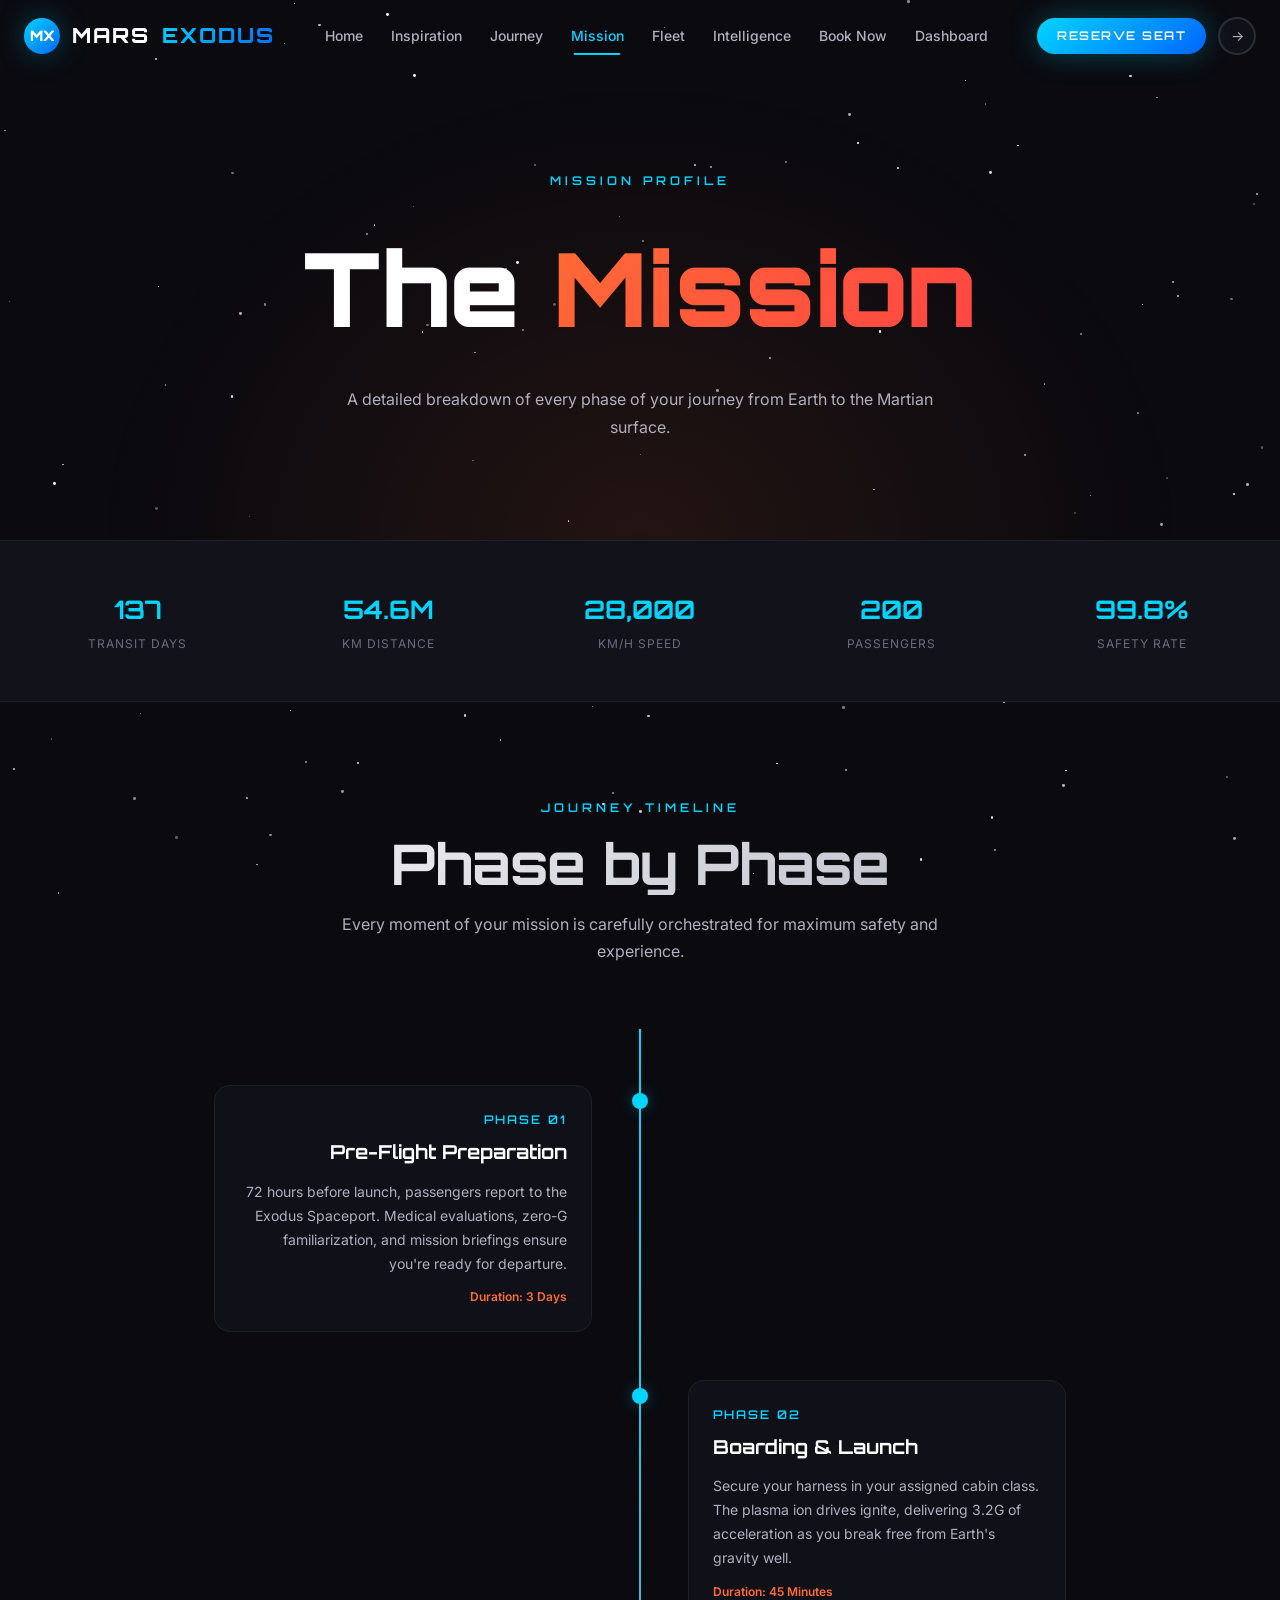
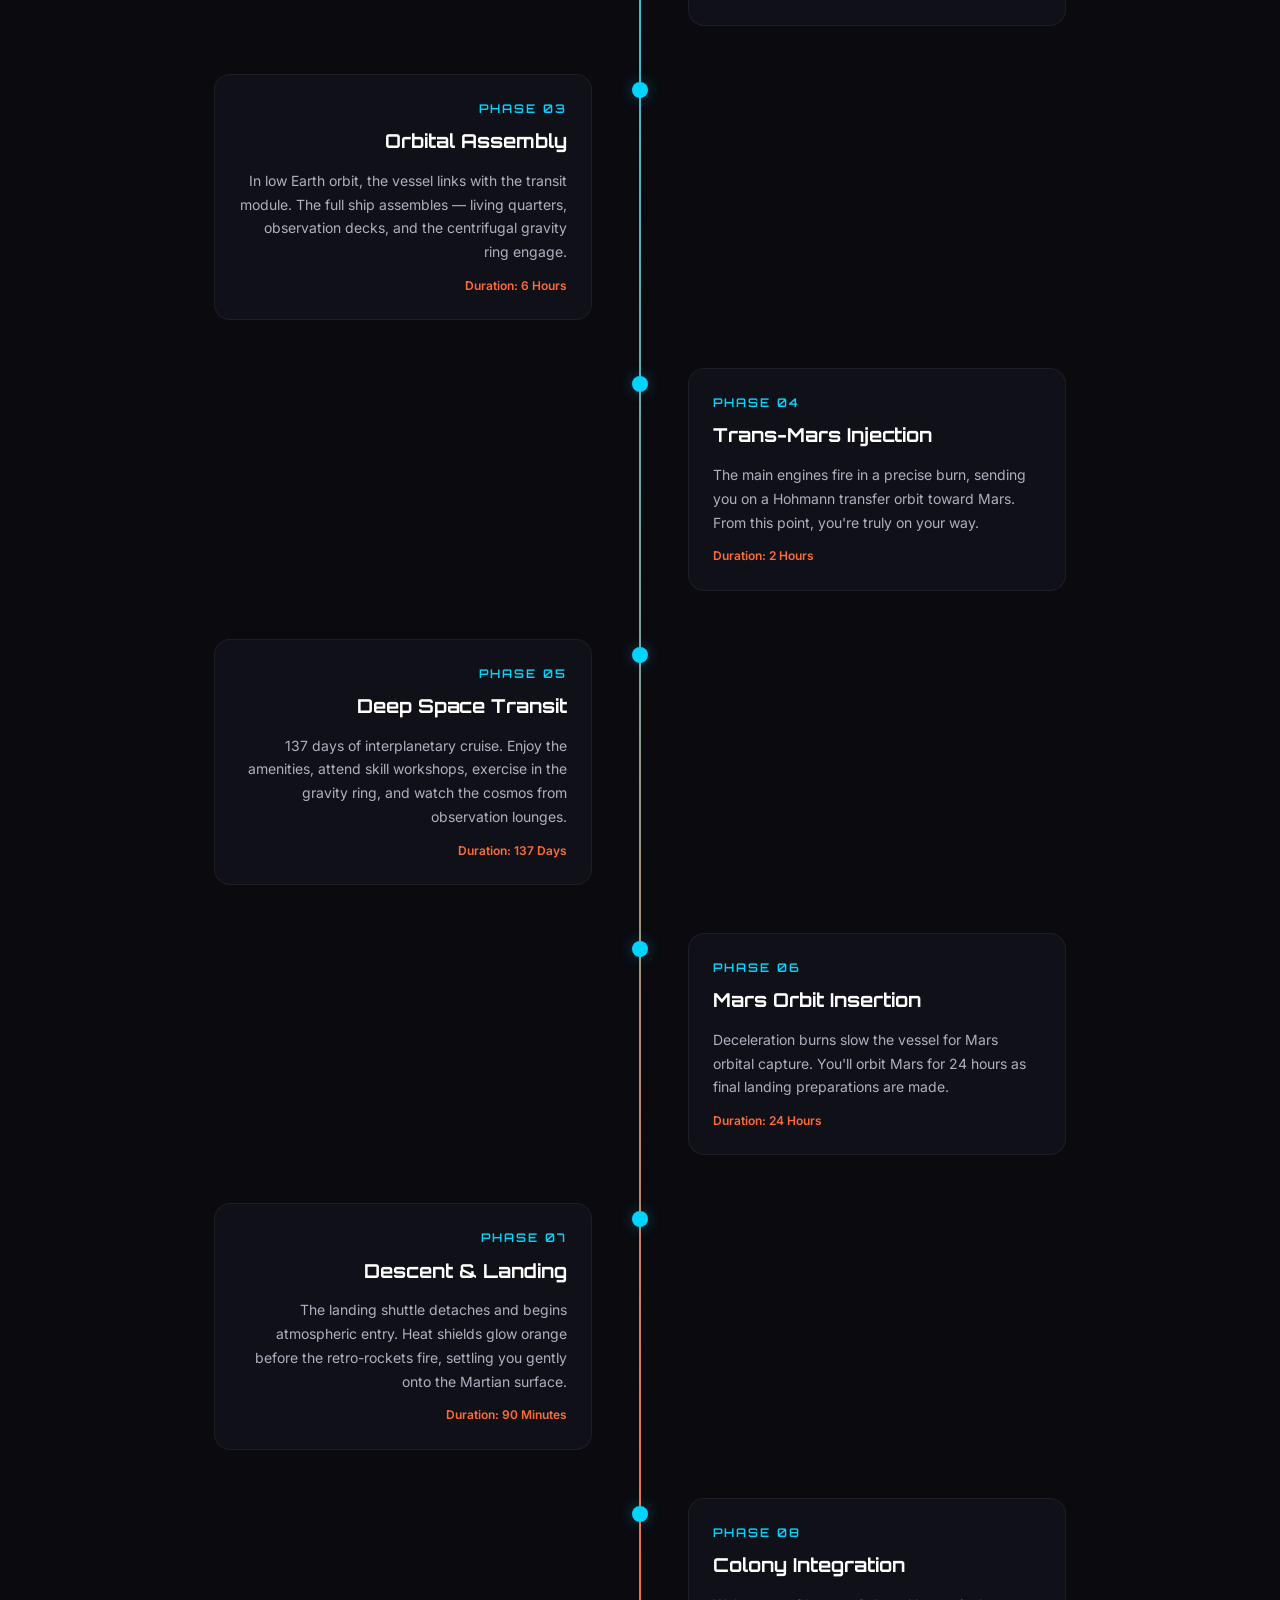
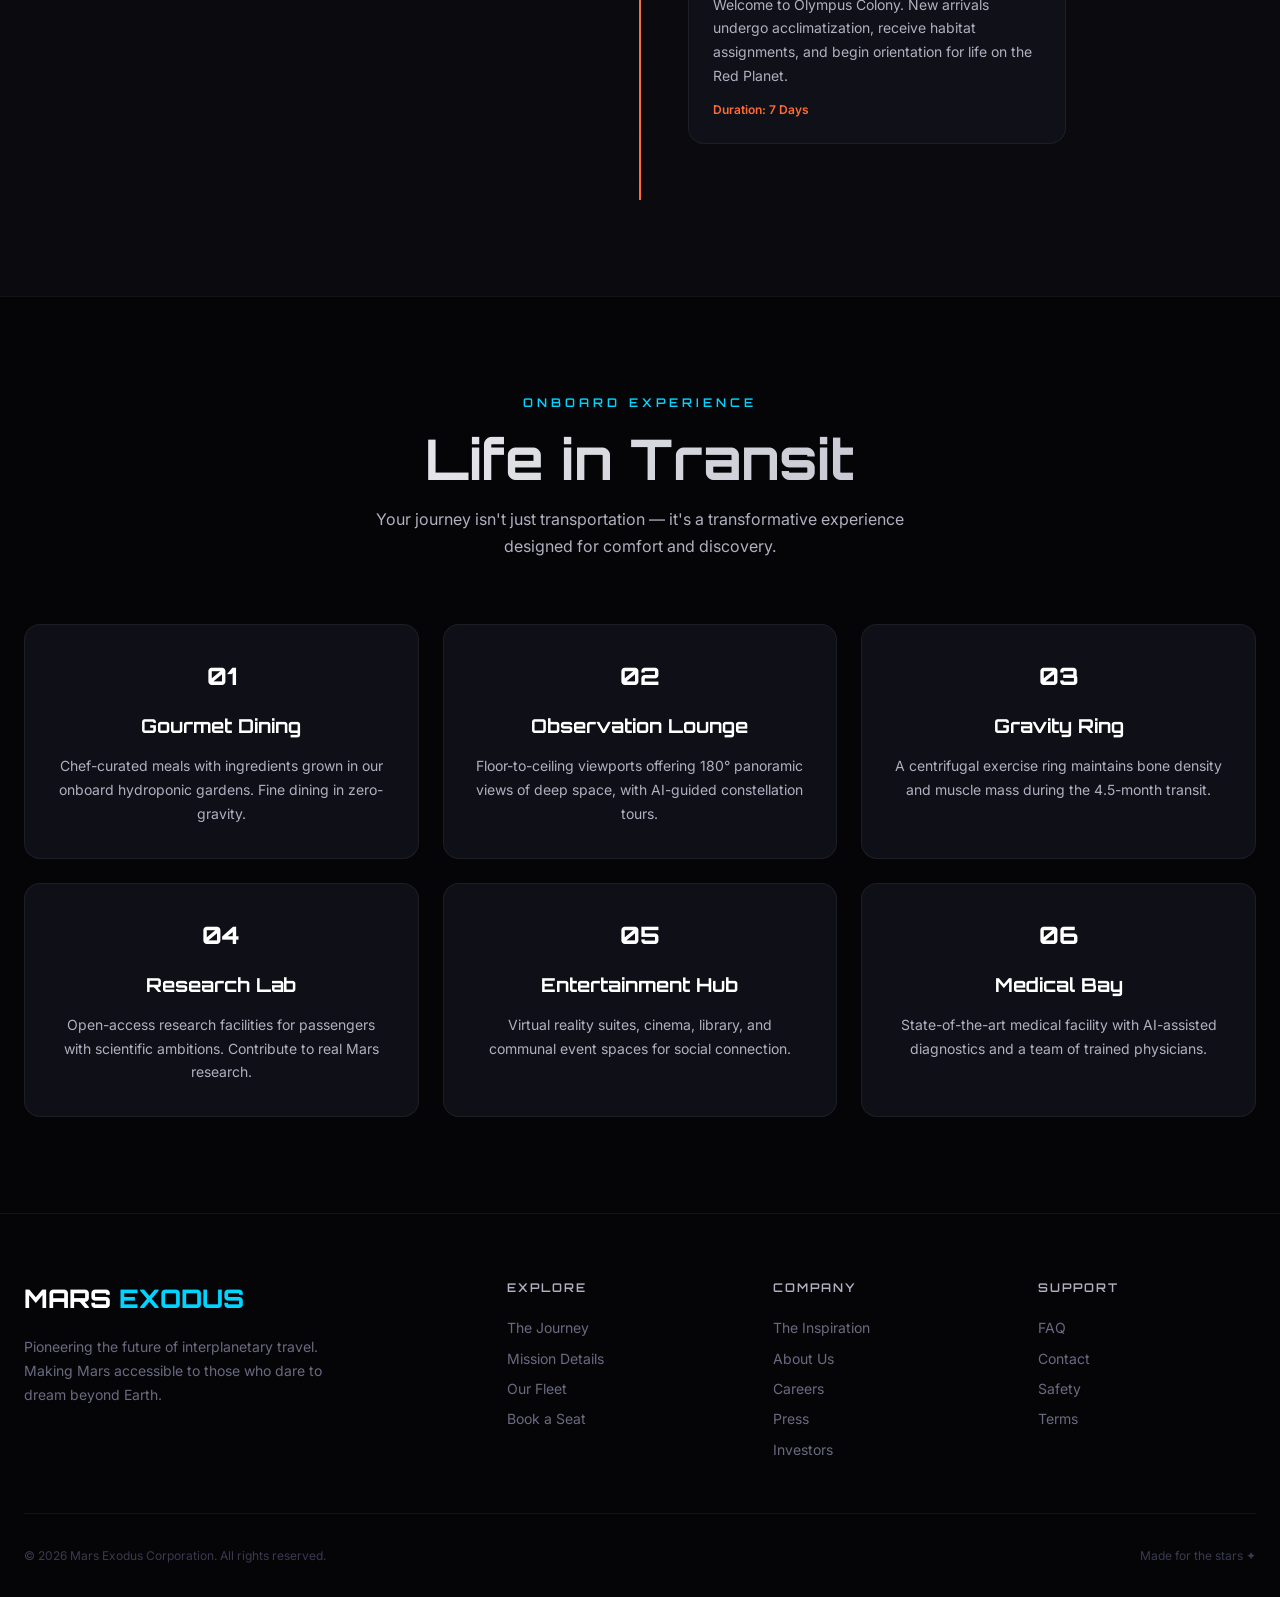
<file: mission.html>
<!DOCTYPE html>
<html lang="en">
<head>
  <meta charset="UTF-8">
  <meta name="viewport" content="width=device-width, initial-scale=1.0">
  <meta name="description" content="Explore the Mars Exodus mission timeline — from boarding to landing. Discover the passenger experience in detail.">
  <title>Mission & Experience — Mars Exodus</title>
  <link rel="stylesheet" href="css/global.css">
  <link rel="stylesheet" href="css/navbar.css">
  <link rel="stylesheet" href="css/mission.css">
</head>
<body>
  <div class="stars-bg" aria-hidden="true"></div>
  <div id="nav-slot"></div>

  <!-- Hero -->
  <section class="mission-hero">
    <div class="container">
      <div class="reveal">
        <span class="section-label">Mission Profile</span>
        <h1>The <span>Mission</span></h1>
        <p class="section-subtitle">A detailed breakdown of every phase of your journey from Earth to the Martian surface.</p>
      </div>
    </div>
  </section>

  <!-- Mission Stats -->
  <section class="mission-stats-bar">
    <div class="container">
      <div class="mission-stats-grid reveal stagger">
        <div class="mission-stat-item">
          <div class="value">137</div>
          <div class="label">Transit Days</div>
        </div>
        <div class="mission-stat-item">
          <div class="value">54.6M</div>
          <div class="label">Km Distance</div>
        </div>
        <div class="mission-stat-item">
          <div class="value">28,000</div>
          <div class="label">km/h Speed</div>
        </div>
        <div class="mission-stat-item">
          <div class="value">200</div>
          <div class="label">Passengers</div>
        </div>
        <div class="mission-stat-item">
          <div class="value">99.8%</div>
          <div class="label">Safety Rate</div>
        </div>
      </div>
    </div>
  </section>

  <!-- Timeline -->
  <section class="timeline-section">
    <div class="container">
      <div class="section-header">
        <span class="section-label">Journey Timeline</span>
        <h2 class="section-title">Phase by Phase</h2>
        <p class="section-subtitle">Every moment of your mission is carefully orchestrated for maximum safety and experience.</p>
      </div>

      <div class="timeline">
        <div class="timeline-item reveal-left">
          <div class="timeline-dot"></div>
          <div class="timeline-content">
            <div class="timeline-phase">Phase 01</div>
            <h3>Pre-Flight Preparation</h3>
            <p>72 hours before launch, passengers report to the Exodus Spaceport. Medical evaluations, zero-G familiarization, and mission briefings ensure you're ready for departure.</p>
            <div class="timeline-duration">Duration: 3 Days</div>
          </div>
        </div>

        <div class="timeline-item reveal-right">
          <div class="timeline-dot"></div>
          <div class="timeline-content">
            <div class="timeline-phase">Phase 02</div>
            <h3>Boarding & Launch</h3>
            <p>Secure your harness in your assigned cabin class. The plasma ion drives ignite, delivering 3.2G of acceleration as you break free from Earth's gravity well.</p>
            <div class="timeline-duration">Duration: 45 Minutes</div>
          </div>
        </div>

        <div class="timeline-item reveal-left">
          <div class="timeline-dot"></div>
          <div class="timeline-content">
            <div class="timeline-phase">Phase 03</div>
            <h3>Orbital Assembly</h3>
            <p>In low Earth orbit, the vessel links with the transit module. The full ship assembles — living quarters, observation decks, and the centrifugal gravity ring engage.</p>
            <div class="timeline-duration">Duration: 6 Hours</div>
          </div>
        </div>

        <div class="timeline-item reveal-right">
          <div class="timeline-dot"></div>
          <div class="timeline-content">
            <div class="timeline-phase">Phase 04</div>
            <h3>Trans-Mars Injection</h3>
            <p>The main engines fire in a precise burn, sending you on a Hohmann transfer orbit toward Mars. From this point, you're truly on your way.</p>
            <div class="timeline-duration">Duration: 2 Hours</div>
          </div>
        </div>

        <div class="timeline-item reveal-left">
          <div class="timeline-dot"></div>
          <div class="timeline-content">
            <div class="timeline-phase">Phase 05</div>
            <h3>Deep Space Transit</h3>
            <p>137 days of interplanetary cruise. Enjoy the amenities, attend skill workshops, exercise in the gravity ring, and watch the cosmos from observation lounges.</p>
            <div class="timeline-duration">Duration: 137 Days</div>
          </div>
        </div>

        <div class="timeline-item reveal-right">
          <div class="timeline-dot"></div>
          <div class="timeline-content">
            <div class="timeline-phase">Phase 06</div>
            <h3>Mars Orbit Insertion</h3>
            <p>Deceleration burns slow the vessel for Mars orbital capture. You'll orbit Mars for 24 hours as final landing preparations are made.</p>
            <div class="timeline-duration">Duration: 24 Hours</div>
          </div>
        </div>

        <div class="timeline-item reveal-left">
          <div class="timeline-dot"></div>
          <div class="timeline-content">
            <div class="timeline-phase">Phase 07</div>
            <h3>Descent & Landing</h3>
            <p>The landing shuttle detaches and begins atmospheric entry. Heat shields glow orange before the retro-rockets fire, settling you gently onto the Martian surface.</p>
            <div class="timeline-duration">Duration: 90 Minutes</div>
          </div>
        </div>

        <div class="timeline-item reveal-right">
          <div class="timeline-dot"></div>
          <div class="timeline-content">
            <div class="timeline-phase">Phase 08</div>
            <h3>Colony Integration</h3>
            <p>Welcome to Olympus Colony. New arrivals undergo acclimatization, receive habitat assignments, and begin orientation for life on the Red Planet.</p>
            <div class="timeline-duration">Duration: 7 Days</div>
          </div>
        </div>
      </div>
    </div>
  </section>

  <!-- Passenger Experience -->
  <section class="experience-section">
    <div class="container">
      <div class="section-header">
        <span class="section-label">Onboard Experience</span>
        <h2 class="section-title">Life in Transit</h2>
        <p class="section-subtitle">Your journey isn't just transportation — it's a transformative experience designed for comfort and discovery.</p>
      </div>

      <div class="experience-grid reveal stagger">
        <div class="experience-card">
          <div class="experience-icon" style="font-family: var(--font-display); font-weight: 800; font-size: 1.5rem;">01</div>
          <h3>Gourmet Dining</h3>
          <p>Chef-curated meals with ingredients grown in our onboard hydroponic gardens. Fine dining in zero-gravity.</p>
        </div>
        <div class="experience-card">
          <div class="experience-icon" style="font-family: var(--font-display); font-weight: 800; font-size: 1.5rem;">02</div>
          <h3>Observation Lounge</h3>
          <p>Floor-to-ceiling viewports offering 180° panoramic views of deep space, with AI-guided constellation tours.</p>
        </div>
        <div class="experience-card">
          <div class="experience-icon" style="font-family: var(--font-display); font-weight: 800; font-size: 1.5rem;">03</div>
          <h3>Gravity Ring</h3>
          <p>A centrifugal exercise ring maintains bone density and muscle mass during the 4.5-month transit.</p>
        </div>
        <div class="experience-card">
          <div class="experience-icon" style="font-family: var(--font-display); font-weight: 800; font-size: 1.5rem;">04</div>
          <h3>Research Lab</h3>
          <p>Open-access research facilities for passengers with scientific ambitions. Contribute to real Mars research.</p>
        </div>
        <div class="experience-card">
          <div class="experience-icon" style="font-family: var(--font-display); font-weight: 800; font-size: 1.5rem;">05</div>
          <h3>Entertainment Hub</h3>
          <p>Virtual reality suites, cinema, library, and communal event spaces for social connection.</p>
        </div>
        <div class="experience-card">
          <div class="experience-icon" style="font-family: var(--font-display); font-weight: 800; font-size: 1.5rem;">06</div>
          <h3>Medical Bay</h3>
          <p>State-of-the-art medical facility with AI-assisted diagnostics and a team of trained physicians.</p>
        </div>
      </div>
    </div>
  </section>

  <div id="footer-slot"></div>

  <script src="js/global.js"></script>
  <script src="js/mission.js"></script>
</body>
</html>
</file>
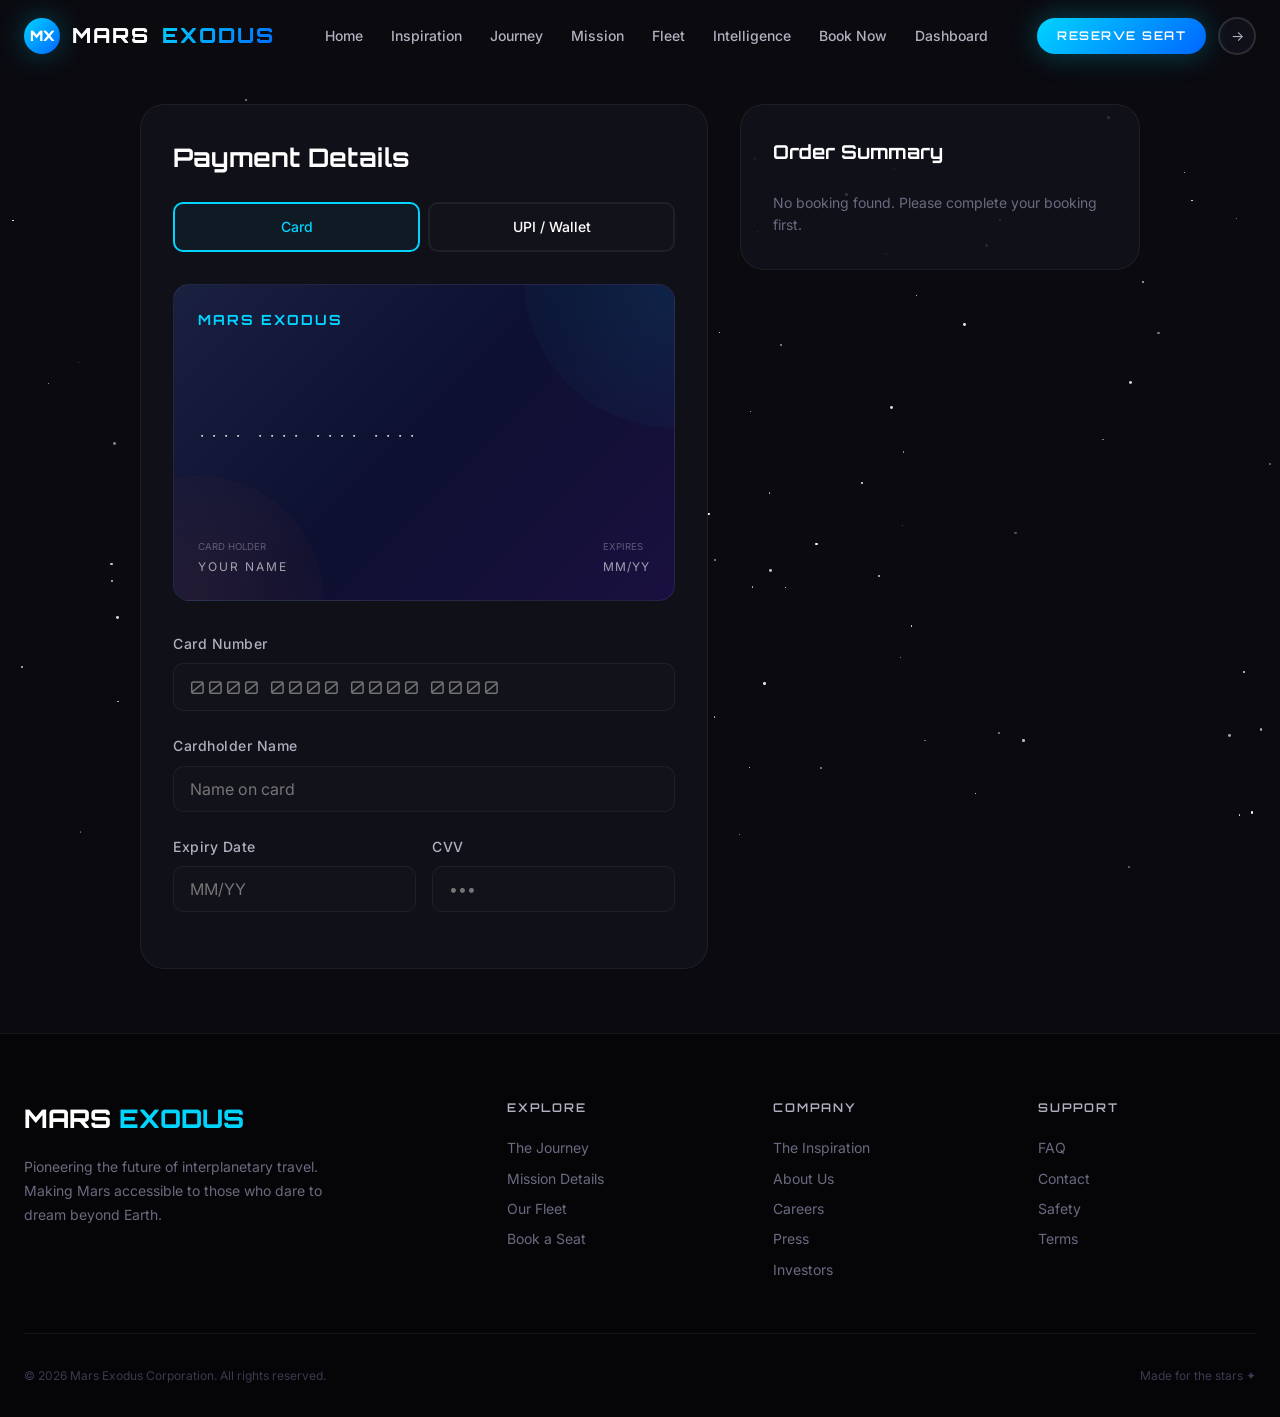
<file: payment.html>
<!DOCTYPE html>
<html lang="en">
<head>
  <meta charset="UTF-8">
  <meta name="viewport" content="width=device-width, initial-scale=1.0">
  <meta name="description" content="Complete your Mars Exodus booking — secure payment processing for your journey to Mars.">
  <title>Payment — Mars Exodus</title>
  <link rel="stylesheet" href="css/global.css">
  <link rel="stylesheet" href="css/navbar.css">
  <link rel="stylesheet" href="css/payment.css">
</head>
<body>
  <div class="stars-bg" aria-hidden="true"></div>
  <div id="nav-slot"></div>

  <!-- Processing Overlay -->
  <div class="processing-overlay" id="processing-overlay">
    <div class="processing-spinner"></div>
    <div class="processing-text" id="processing-text">Processing Payment</div>
    <div class="processing-substep" id="processing-substep">Validating card details...</div>
  </div>

  <!-- Main Content -->
  <div class="payment-page" id="payment-content">
    <div class="container">
      <div class="payment-grid">

        <!-- Payment Form -->
        <div class="payment-card">
          <h2 class="payment-title">Payment Details</h2>

          <div class="payment-methods" id="payment-methods">
            <div class="payment-method-tab active" data-method="card">
              <span class="tab-text">Card</span>
            </div>
            <div class="payment-method-tab" data-method="upi">
              <span class="tab-text">UPI / Wallet</span>
            </div>
          </div>

          <!-- Card Form -->
          <div class="card-form active" id="card-form">
            <div class="card-preview">
              <div class="card-brand">MARS EXODUS</div>
              <div class="card-number-display" id="card-display-num">•••• •••• •••• ••••</div>
              <div class="card-bottom">
                <div>
                  <div style="font-size:0.6rem;color:rgba(255,255,255,0.3);margin-bottom:2px">CARD HOLDER</div>
                  <div class="card-holder-display" id="card-display-name">YOUR NAME</div>
                </div>
                <div>
                  <div style="font-size:0.6rem;color:rgba(255,255,255,0.3);margin-bottom:2px">EXPIRES</div>
                  <div class="card-expiry-display" id="card-display-exp">MM/YY</div>
                </div>
              </div>
            </div>

            <div class="form-group">
              <label class="form-label" for="card-number">Card Number</label>
              <input type="text" class="form-input card-number-input" id="card-number" placeholder="0000 0000 0000 0000" maxlength="19" autocomplete="cc-number">
              <div class="form-error" id="card-number-error">Valid card number required</div>
            </div>

            <div class="form-group">
              <label class="form-label" for="card-name">Cardholder Name</label>
              <input type="text" class="form-input" id="card-name" placeholder="Name on card" autocomplete="cc-name">
              <div class="form-error" id="card-name-error">Name is required</div>
            </div>

            <div class="card-row">
              <div class="form-group">
                <label class="form-label" for="card-expiry">Expiry Date</label>
                <input type="text" class="form-input" id="card-expiry" placeholder="MM/YY" maxlength="5" autocomplete="cc-exp">
                <div class="form-error" id="card-expiry-error">Valid expiry required</div>
              </div>
              <div class="form-group">
                <label class="form-label" for="card-cvv">CVV</label>
                <input type="text" class="form-input" id="card-cvv" placeholder="•••" maxlength="3" autocomplete="cc-csc">
                <div class="form-error" id="card-cvv-error">CVV required</div>
              </div>
            </div>
          </div>

          <!-- UPI Form -->
          <div class="upi-form" id="upi-form">
            <div class="form-group">
              <label class="form-label" for="upi-id">UPI ID / Wallet Address</label>
              <input type="text" class="form-input" id="upi-id" placeholder="yourname@upi or wallet address">
              <div class="form-error" id="upi-error">Valid UPI ID required</div>
            </div>
          </div>
        </div>

        <!-- Order Summary -->
        <div class="order-summary" id="order-summary">
          <h3>Order Summary</h3>
          <div id="order-lines">
            <!-- Filled by JS -->
          </div>
          <button class="btn btn-accent btn-lg pay-btn" id="pay-btn">Complete Payment</button>
        </div>
      </div>
    </div>
  </div>

  <!-- Success Screen -->
  <div class="success-screen" id="success-screen">
    <div class="success-icon" style="font-family: monospace;">[OK]</div>
    <h2>Booking Confirmed!</h2>
    <p>Your journey to Mars has been officially booked. You'll receive a confirmation at your registered email.</p>
    <div class="ticket-id" id="ticket-id">MX-00000000</div>
    <div class="success-details" id="success-details">
      <!-- Filled by JS -->
    </div>
    <div class="success-actions">
      <a href="dashboard.html" class="btn btn-primary">View Dashboard</a>
      <a href="index.html" class="btn btn-outline">Back to Home</a>
    </div>
  </div>

  <div id="footer-slot"></div>

  <script src="js/global.js"></script>
  <script src="js/payment.js"></script>
</body>
</html>
</file>
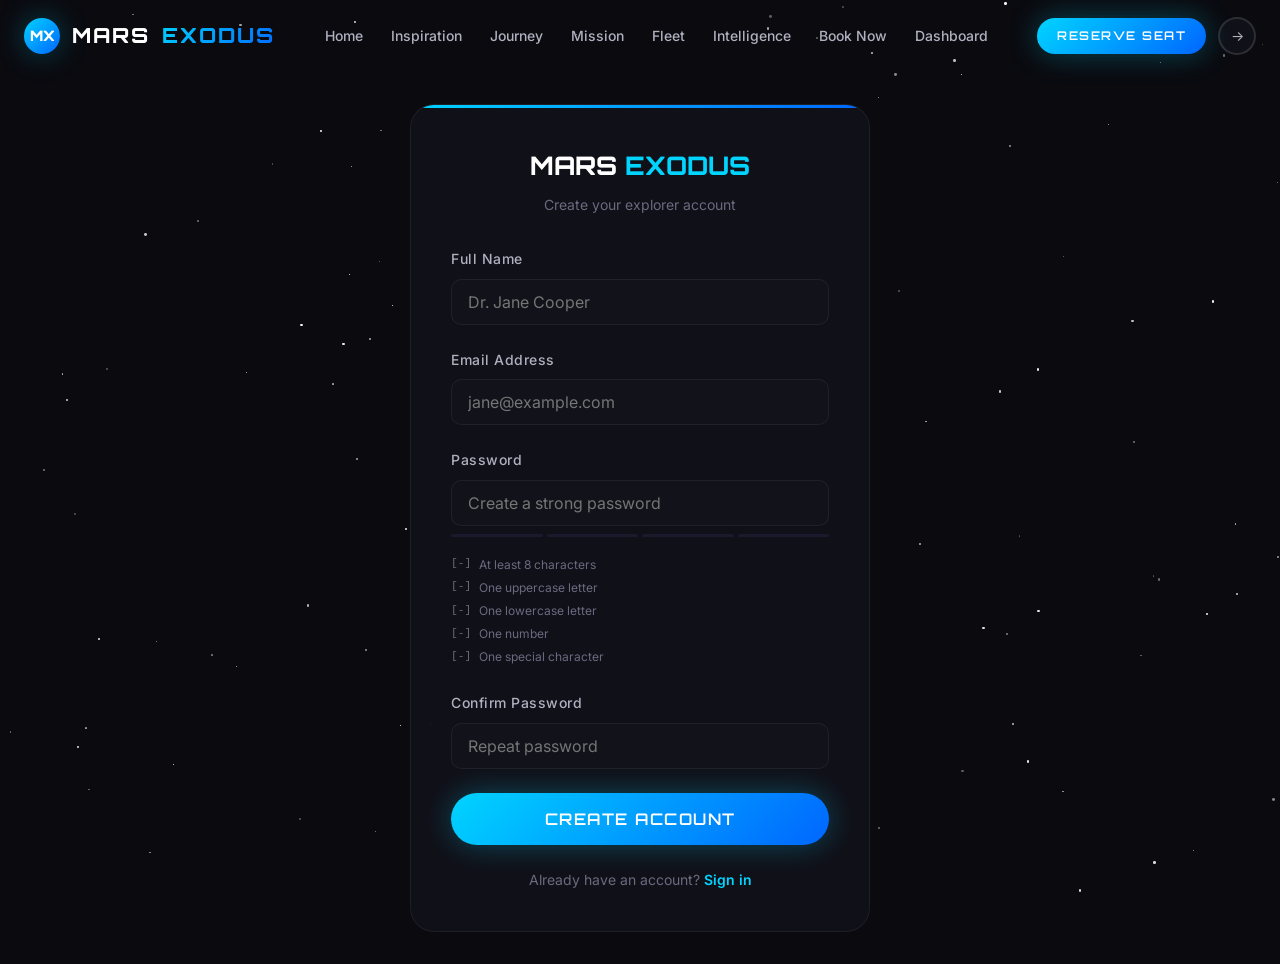
<file: signup.html>
<!DOCTYPE html>
<html lang="en">
<head>
  <meta charset="UTF-8">
  <meta name="viewport" content="width=device-width, initial-scale=1.0">
  <meta name="description" content="Create your Mars Exodus account to reserve your seat to Mars.">
  <title>Sign Up — Mars Exodus</title>
  <link rel="stylesheet" href="css/global.css">
  <link rel="stylesheet" href="css/navbar.css">
  <link rel="stylesheet" href="css/auth.css">
</head>
<body>
  <div class="stars-bg" aria-hidden="true"></div>
  <div id="nav-slot"></div>

  <div class="auth-page">
    <div class="auth-container">
      <div class="auth-card">
        <div class="auth-logo">
          <div class="logo-text">MARS <span>EXODUS</span></div>
          <p>Create your explorer account</p>
        </div>
        <form class="auth-form" id="signup-form" novalidate>
          <div class="form-group">
            <label class="form-label" for="signup-name">Full Name</label>
            <input type="text" class="form-input" id="signup-name" placeholder="Dr. Jane Cooper" autocomplete="name" required>
            <div class="form-error" id="name-error">Please enter your full name</div>
          </div>

          <div class="form-group">
            <label class="form-label" for="signup-email">Email Address</label>
            <input type="email" class="form-input" id="signup-email" placeholder="jane@example.com" autocomplete="email" required>
            <div class="form-error" id="email-error">Please enter a valid email address</div>
          </div>

          <div class="form-group">
            <label class="form-label" for="signup-password">Password</label>
            <input type="password" class="form-input" id="signup-password" placeholder="Create a strong password" autocomplete="new-password" required>
            <div class="password-strength" id="password-strength">
              <div class="strength-bar" id="str-1"></div>
              <div class="strength-bar" id="str-2"></div>
              <div class="strength-bar" id="str-3"></div>
              <div class="strength-bar" id="str-4"></div>
            </div>
            <div class="strength-text" id="strength-text"></div>
            <ul class="password-rules" id="password-rules">
              <li id="rule-length"><span class="rule-icon" style="font-family: monospace;">[-]</span> At least 8 characters</li>
              <li id="rule-upper"><span class="rule-icon" style="font-family: monospace;">[-]</span> One uppercase letter</li>
              <li id="rule-lower"><span class="rule-icon" style="font-family: monospace;">[-]</span> One lowercase letter</li>
              <li id="rule-number"><span class="rule-icon" style="font-family: monospace;">[-]</span> One number</li>
              <li id="rule-special"><span class="rule-icon" style="font-family: monospace;">[-]</span> One special character</li>
            </ul>
          </div>

          <div class="form-group">
            <label class="form-label" for="signup-confirm">Confirm Password</label>
            <input type="password" class="form-input" id="signup-confirm" placeholder="Repeat password" autocomplete="new-password" required>
            <div class="form-error" id="confirm-error">Passwords do not match</div>
          </div>

          <button type="submit" class="btn btn-primary btn-lg auth-submit" id="signup-btn">Create Account</button>
        </form>

        <div class="auth-footer">
          Already have an account? <a href="login.html">Sign in</a>
        </div>
      </div>
    </div>
  </div>

  <script src="js/global.js"></script>
  <script src="js/auth.js"></script>
</body>
</html>
</file>
<file: css/global.css>
/* ============================================
   MARS EXODUS — Global Design System
   ============================================ */

@import url('https://fonts.googleapis.com/css2?family=Inter:wght@300;400;500;600;700;800;900&family=Orbitron:wght@400;500;600;700;800;900&display=swap');

/* ---- CSS Custom Properties ---- */
:root {
  /* Color Palette */
  --color-bg-deep:       #050508;
  --color-bg-primary:    #0a0a0f;
  --color-bg-secondary:  #12121a;
  --color-bg-tertiary:   #1a1a2e;
  --color-bg-card:       rgba(18, 18, 26, 0.85);
  --color-bg-glass:      rgba(18, 18, 26, 0.5);

  --color-primary:       #00d4ff;
  --color-primary-dark:  #0099cc;
  --color-primary-glow:  rgba(0, 212, 255, 0.3);

  --color-accent:        #ff6b35;
  --color-accent-dark:   #cc5529;
  --color-accent-glow:   rgba(255, 107, 53, 0.3);

  --color-danger:        #ff4444;
  --color-success:       #00ff88;
  --color-warning:       #ffcc00;

  --color-text-primary:  #ffffff;
  --color-text-secondary:#b0b0c0;
  --color-text-muted:    #6a6a80;
  --color-text-dim:      #3a3a50;

  --color-border:        rgba(255, 255, 255, 0.06);
  --color-border-light:  rgba(255, 255, 255, 0.12);

  /* Gradients */
  --gradient-primary:    linear-gradient(135deg, #00d4ff 0%, #0066ff 100%);
  --gradient-accent:     linear-gradient(135deg, #ff6b35 0%, #ff4444 100%);
  --gradient-dark:       linear-gradient(180deg, #0a0a0f 0%, #12121a 50%, #1a1a2e 100%);
  --gradient-hero:       linear-gradient(180deg, transparent 0%, rgba(10,10,15,0.5) 50%, #0a0a0f 100%);
  --gradient-card:       linear-gradient(135deg, rgba(0,212,255,0.05) 0%, rgba(255,107,53,0.03) 100%);

  /* Typography */
  --font-display:        'Orbitron', sans-serif;
  --font-body:           'Inter', -apple-system, BlinkMacSystemFont, sans-serif;

  --fs-hero:             clamp(3rem, 8vw, 7rem);
  --fs-h1:               clamp(2rem, 5vw, 3.5rem);
  --fs-h2:               clamp(1.5rem, 3vw, 2.5rem);
  --fs-h3:               clamp(1.2rem, 2vw, 1.75rem);
  --fs-h4:               clamp(1rem, 1.5vw, 1.25rem);
  --fs-body:             1rem;
  --fs-small:            0.875rem;
  --fs-xs:               0.75rem;

  /* Spacing (8px grid) */
  --space-1:  0.25rem;
  --space-2:  0.5rem;
  --space-3:  0.75rem;
  --space-4:  1rem;
  --space-5:  1.25rem;
  --space-6:  1.5rem;
  --space-8:  2rem;
  --space-10: 2.5rem;
  --space-12: 3rem;
  --space-16: 4rem;
  --space-20: 5rem;
  --space-24: 6rem;
  --space-32: 8rem;

  /* Borders & Radius */
  --radius-sm:  6px;
  --radius-md:  10px;
  --radius-lg:  16px;
  --radius-xl:  24px;
  --radius-full:9999px;

  /* Shadows */
  --shadow-sm:   0 2px 8px rgba(0,0,0,0.3);
  --shadow-md:   0 4px 16px rgba(0,0,0,0.4);
  --shadow-lg:   0 8px 32px rgba(0,0,0,0.5);
  --shadow-glow: 0 0 30px var(--color-primary-glow);
  --shadow-glow-accent: 0 0 30px var(--color-accent-glow);

  /* Transitions */
  --transition-fast:   150ms cubic-bezier(0.4, 0, 0.2, 1);
  --transition-base:   300ms cubic-bezier(0.4, 0, 0.2, 1);
  --transition-slow:   500ms cubic-bezier(0.4, 0, 0.2, 1);
  --transition-spring: 500ms cubic-bezier(0.175, 0.885, 0.32, 1.275);

  /* Z-index scale */
  --z-base:    1;
  --z-above:   10;
  --z-nav:     100;
  --z-modal:   1000;
  --z-toast:   2000;
  --z-top:     9999;

  /* Layout */
  --max-width: 1280px;
  --nav-height: 72px;
}

/* ---- Reset & Base ---- */
*,
*::before,
*::after {
  margin: 0;
  padding: 0;
  box-sizing: border-box;
}

html {
  scroll-behavior: smooth;
  font-size: 16px;
  -webkit-font-smoothing: antialiased;
  -moz-osx-font-smoothing: grayscale;
}

body {
  font-family: var(--font-body);
  background: var(--color-bg-primary);
  color: var(--color-text-primary);
  line-height: 1.6;
  overflow-x: hidden;
  min-height: 100vh;
}

a {
  color: var(--color-primary);
  text-decoration: none;
  transition: color var(--transition-fast);
}

a:hover {
  color: var(--color-accent);
}

img {
  max-width: 100%;
  height: auto;
  display: block;
}

ul, ol {
  list-style: none;
}

button {
  cursor: pointer;
  font-family: inherit;
  border: none;
  background: none;
  color: inherit;
}

input, select, textarea {
  font-family: inherit;
  font-size: inherit;
  color: inherit;
  background: transparent;
  border: none;
  outline: none;
}

::selection {
  background: var(--color-primary);
  color: var(--color-bg-primary);
}

::-webkit-scrollbar {
  width: 6px;
}
::-webkit-scrollbar-track {
  background: var(--color-bg-primary);
}
::-webkit-scrollbar-thumb {
  background: var(--color-bg-tertiary);
  border-radius: var(--radius-full);
}
::-webkit-scrollbar-thumb:hover {
  background: var(--color-primary-dark);
}

/* ---- Utility Classes ---- */
.container {
  width: 100%;
  max-width: var(--max-width);
  margin: 0 auto;
  padding: 0 var(--space-6);
}

.section {
  padding: var(--space-24) 0;
  position: relative;
}

.section-header {
  text-align: center;
  margin-bottom: var(--space-16);
}

.section-label {
  font-family: var(--font-display);
  font-size: var(--fs-xs);
  font-weight: 600;
  letter-spacing: 4px;
  text-transform: uppercase;
  color: var(--color-primary);
  margin-bottom: var(--space-4);
  display: block;
}

.section-title {
  font-family: var(--font-display);
  font-size: var(--fs-h1);
  font-weight: 700;
  line-height: 1.1;
  margin-bottom: var(--space-4);
  background: linear-gradient(135deg, #ffffff 0%, #b0b0c0 100%);
  -webkit-background-clip: text;
  -webkit-text-fill-color: transparent;
  background-clip: text;
}

.section-subtitle {
  font-size: var(--fs-body);
  color: var(--color-text-secondary);
  max-width: 600px;
  margin: 0 auto;
  line-height: 1.7;
}

/* ---- Buttons ---- */
.btn {
  display: inline-flex;
  align-items: center;
  justify-content: center;
  gap: var(--space-2);
  padding: var(--space-3) var(--space-8);
  font-family: var(--font-display);
  font-size: var(--fs-small);
  font-weight: 600;
  letter-spacing: 1.5px;
  text-transform: uppercase;
  border-radius: var(--radius-full);
  transition: all var(--transition-base);
  position: relative;
  overflow: hidden;
  white-space: nowrap;
}

.btn::before {
  content: '';
  position: absolute;
  inset: 0;
  border-radius: inherit;
  opacity: 0;
  transition: opacity var(--transition-base);
}

.btn:hover::before {
  opacity: 1;
}

.btn-primary {
  background: var(--gradient-primary);
  color: #fff;
  box-shadow: var(--shadow-glow);
}

.btn-primary::before {
  background: linear-gradient(135deg, #00e5ff 0%, #0077ff 100%);
}

.btn-primary:hover {
  transform: translateY(-2px);
  box-shadow: 0 0 40px var(--color-primary-glow), 0 8px 32px rgba(0,0,0,0.4);
}

.btn-accent {
  background: var(--gradient-accent);
  color: #fff;
  box-shadow: var(--shadow-glow-accent);
}

.btn-accent::before {
  background: linear-gradient(135deg, #ff7b45 0%, #ff5555 100%);
}

.btn-accent:hover {
  transform: translateY(-2px);
  box-shadow: 0 0 40px var(--color-accent-glow), 0 8px 32px rgba(0,0,0,0.4);
}

.btn-outline {
  border: 1px solid var(--color-border-light);
  color: var(--color-text-primary);
  backdrop-filter: blur(8px);
}

.btn-outline::before {
  background: rgba(255,255,255,0.05);
}

.btn-outline:hover {
  border-color: var(--color-primary);
  color: var(--color-primary);
  box-shadow: var(--shadow-glow);
}

.btn-lg {
  padding: var(--space-4) var(--space-10);
  font-size: var(--fs-body);
}

.btn-sm {
  padding: var(--space-2) var(--space-5);
  font-size: var(--fs-xs);
}

/* ---- Cards ---- */
.card {
  background: var(--color-bg-card);
  border: 1px solid var(--color-border);
  border-radius: var(--radius-lg);
  padding: var(--space-8);
  backdrop-filter: blur(12px);
  transition: all var(--transition-base);
  position: relative;
  overflow: hidden;
}

.card::before {
  content: '';
  position: absolute;
  inset: 0;
  border-radius: inherit;
  background: var(--gradient-card);
  opacity: 0;
  transition: opacity var(--transition-base);
}

.card:hover {
  border-color: var(--color-border-light);
  transform: translateY(-4px);
  box-shadow: var(--shadow-lg);
}

.card:hover::before {
  opacity: 1;
}

.card > * {
  position: relative;
  z-index: 1;
}

/* ---- Glass ---- */
.glass {
  background: var(--color-bg-glass);
  backdrop-filter: blur(16px);
  -webkit-backdrop-filter: blur(16px);
  border: 1px solid var(--color-border);
  border-radius: var(--radius-lg);
}

/* ---- Form Controls ---- */
.form-group {
  margin-bottom: var(--space-6);
}

.form-label {
  display: block;
  font-size: var(--fs-small);
  font-weight: 500;
  color: var(--color-text-secondary);
  margin-bottom: var(--space-2);
  letter-spacing: 0.5px;
}

.form-input {
  width: 100%;
  padding: var(--space-3) var(--space-4);
  background: var(--color-bg-secondary);
  border: 1px solid var(--color-border);
  border-radius: var(--radius-md);
  color: var(--color-text-primary);
  font-size: var(--fs-body);
  transition: all var(--transition-fast);
}

.form-input:focus {
  border-color: var(--color-primary);
  box-shadow: 0 0 0 3px var(--color-primary-glow);
}

.form-input.error {
  border-color: var(--color-danger);
  box-shadow: 0 0 0 3px rgba(255, 68, 68, 0.2);
}

.form-error {
  color: var(--color-danger);
  font-size: var(--fs-xs);
  margin-top: var(--space-1);
  display: none;
}

.form-error.visible {
  display: block;
}

/* ---- Animations ---- */
@keyframes fadeInUp {
  from { opacity: 0; transform: translateY(30px); }
  to   { opacity: 1; transform: translateY(0); }
}

@keyframes fadeInDown {
  from { opacity: 0; transform: translateY(-30px); }
  to   { opacity: 1; transform: translateY(0); }
}

@keyframes fadeIn {
  from { opacity: 0; }
  to   { opacity: 1; }
}

@keyframes slideInLeft {
  from { opacity: 0; transform: translateX(-50px); }
  to   { opacity: 1; transform: translateX(0); }
}

@keyframes slideInRight {
  from { opacity: 0; transform: translateX(50px); }
  to   { opacity: 1; transform: translateX(0); }
}

@keyframes scaleIn {
  from { opacity: 0; transform: scale(0.9); }
  to   { opacity: 1; transform: scale(1); }
}

@keyframes pulse {
  0%, 100% { opacity: 1; }
  50%      { opacity: 0.5; }
}

@keyframes glow {
  0%, 100% { box-shadow: 0 0 20px var(--color-primary-glow); }
  50%      { box-shadow: 0 0 40px var(--color-primary-glow), 0 0 60px rgba(0,212,255,0.1); }
}

@keyframes float {
  0%, 100% { transform: translateY(0); }
  50%      { transform: translateY(-10px); }
}

@keyframes rotate {
  from { transform: rotate(0deg); }
  to   { transform: rotate(360deg); }
}

@keyframes shimmer {
  0%   { background-position: -200% center; }
  100% { background-position: 200% center; }
}

@keyframes twinkle {
  0%, 100% { opacity: 0.2; }
  50% { opacity: 1; }
}

/* Scroll-reveal class */
.reveal {
  opacity: 0;
  transform: translateY(30px);
  transition: opacity 0.8s cubic-bezier(0.4, 0, 0.2, 1),
              transform 0.8s cubic-bezier(0.4, 0, 0.2, 1);
}

.reveal.visible {
  opacity: 1;
  transform: translateY(0);
}

.reveal-left {
  opacity: 0;
  transform: translateX(-50px);
  transition: opacity 0.8s cubic-bezier(0.4, 0, 0.2, 1),
              transform 0.8s cubic-bezier(0.4, 0, 0.2, 1);
}

.reveal-left.visible {
  opacity: 1;
  transform: translateX(0);
}

.reveal-right {
  opacity: 0;
  transform: translateX(50px);
  transition: opacity 0.8s cubic-bezier(0.4, 0, 0.2, 1),
              transform 0.8s cubic-bezier(0.4, 0, 0.2, 1);
}

.reveal-right.visible {
  opacity: 1;
  transform: translateX(0);
}

/* Stagger children */
.stagger > * {
  opacity: 0;
  transform: translateY(20px);
  transition: opacity 0.6s cubic-bezier(0.4, 0, 0.2, 1),
              transform 0.6s cubic-bezier(0.4, 0, 0.2, 1);
}

.stagger.visible > *:nth-child(1) { transition-delay: 0.1s; }
.stagger.visible > *:nth-child(2) { transition-delay: 0.2s; }
.stagger.visible > *:nth-child(3) { transition-delay: 0.3s; }
.stagger.visible > *:nth-child(4) { transition-delay: 0.4s; }
.stagger.visible > *:nth-child(5) { transition-delay: 0.5s; }
.stagger.visible > *:nth-child(6) { transition-delay: 0.6s; }

.stagger.visible > * {
  opacity: 1;
  transform: translateY(0);
}

/* ---- Stars background ---- */
.stars-bg {
  position: fixed;
  inset: 0;
  z-index: -2;
  overflow: hidden;
  pointer-events: none;
}

.stars-bg .star {
  position: absolute;
  width: 2px;
  height: 2px;
  background: #fff;
  border-radius: 50%;
  animation: twinkle var(--duration, 3s) ease-in-out infinite;
  animation-delay: var(--delay, 0s);
}

/* ---- Loading & Skeleton ---- */
.skeleton {
  background: linear-gradient(90deg, 
    var(--color-bg-secondary) 25%, 
    var(--color-bg-tertiary) 50%, 
    var(--color-bg-secondary) 75%);
  background-size: 200% 100%;
  animation: shimmer 1.5s ease-in-out infinite;
  border-radius: var(--radius-md);
}

/* ---- Toasts ---- */
.toast-container {
  position: fixed;
  top: calc(var(--nav-height) + var(--space-4));
  right: var(--space-4);
  z-index: var(--z-toast);
  display: flex;
  flex-direction: column;
  gap: var(--space-3);
}

.toast {
  padding: var(--space-4) var(--space-6);
  border-radius: var(--radius-md);
  background: var(--color-bg-card);
  border: 1px solid var(--color-border);
  backdrop-filter: blur(16px);
  animation: slideInRight 0.4s cubic-bezier(0.175, 0.885, 0.32, 1.275);
  max-width: 380px;
  display: flex;
  align-items: center;
  gap: var(--space-3);
  font-size: var(--fs-small);
}

.toast.success { border-left: 3px solid var(--color-success); }
.toast.error   { border-left: 3px solid var(--color-danger); }
.toast.info    { border-left: 3px solid var(--color-primary); }

.toast-exit {
  animation: fadeOut 0.3s ease forwards;
}

@keyframes fadeOut {
  to { opacity: 0; transform: translateX(100px); }
}

/* ---- Footer ---- */
.site-footer {
  background: var(--color-bg-deep) !important;
  border-top: 1px solid var(--color-border);
  padding: var(--space-16) 0 var(--space-8);
  position: relative;
  z-index: 50 !important;
}

.footer-grid {
  display: grid;
  grid-template-columns: 2fr 1fr 1fr 1fr;
  gap: var(--space-12);
  margin-bottom: var(--space-12);
}

.footer-brand .footer-logo {
  font-family: var(--font-display);
  font-size: var(--fs-h3);
  font-weight: 800;
  color: var(--color-text-primary);
  margin-bottom: var(--space-4);
}

.footer-brand .footer-logo span {
  color: var(--color-primary);
}

.footer-brand p {
  color: var(--color-text-muted);
  font-size: var(--fs-small);
  line-height: 1.7;
  max-width: 300px;
}

.footer-col h4 {
  font-family: var(--font-display);
  font-size: var(--fs-xs);
  font-weight: 600;
  letter-spacing: 2px;
  text-transform: uppercase;
  color: var(--color-text-secondary);
  margin-bottom: var(--space-4);
}

.footer-col a {
  display: block;
  color: var(--color-text-muted);
  font-size: var(--fs-small);
  padding: var(--space-1) 0;
  transition: color var(--transition-fast);
}

.footer-col a:hover {
  color: var(--color-primary);
}

.footer-bottom {
  border-top: 1px solid var(--color-border);
  padding-top: var(--space-8);
  display: flex;
  justify-content: space-between;
  align-items: center;
  color: var(--color-text-dim);
  font-size: var(--fs-xs);
}

/* ---- Responsive ---- */
@media (max-width: 1024px) {
  .footer-grid {
    grid-template-columns: 1fr 1fr;
  }
}

@media (max-width: 768px) {
  .container {
    padding: 0 var(--space-4);
  }
  .section {
    padding: var(--space-16) 0;
  }
  .footer-grid {
    grid-template-columns: 1fr;
    gap: var(--space-8);
  }
  .footer-bottom {
    flex-direction: column;
    gap: var(--space-3);
    text-align: center;
  }
}

@media (max-width: 480px) {
  html {
    font-size: 14px;
  }
}
</file>
<file: css/navbar.css>
/* ============================================
   MARS EXODUS — Navigation
   ============================================ */

.site-nav {
  position: fixed;
  top: 0;
  left: 0;
  width: 100%;
  height: var(--nav-height);
  z-index: var(--z-nav);
  transition: all var(--transition-base);
  display: flex;
  align-items: center;
}

.site-nav.scrolled {
  background: rgba(5, 5, 8, 0.9);
  backdrop-filter: blur(20px);
  -webkit-backdrop-filter: blur(20px);
  border-bottom: 1px solid var(--color-border);
}

.nav-inner {
  display: flex;
  align-items: center;
  justify-content: space-between;
  width: 100%;
  max-width: var(--max-width);
  margin: 0 auto;
  padding: 0 var(--space-6);
}

.nav-logo {
  font-family: var(--font-display);
  font-size: 1.3rem;
  font-weight: 800;
  color: #fff;
  letter-spacing: 2px;
  text-decoration: none;
  display: flex;
  align-items: center;
  gap: var(--space-3);
}

.nav-logo .logo-icon {
  width: 36px;
  height: 36px;
  background: var(--gradient-primary);
  border-radius: 50%;
  display: flex;
  align-items: center;
  justify-content: center;
  font-size: 0.9rem;
  box-shadow: var(--shadow-glow);
}

.nav-logo span {
  background: var(--gradient-primary);
  -webkit-background-clip: text;
  -webkit-text-fill-color: transparent;
  background-clip: text;
}

.nav-links {
  display: flex;
  align-items: center;
  gap: var(--space-1);
}

.nav-links a {
  font-size: var(--fs-small);
  font-weight: 500;
  color: var(--color-text-secondary);
  padding: var(--space-2) var(--space-3);
  border-radius: var(--radius-sm);
  transition: all var(--transition-fast);
  text-decoration: none;
  position: relative;
}

.nav-links a::after {
  content: '';
  position: absolute;
  bottom: 0;
  left: 50%;
  width: 0;
  height: 2px;
  background: var(--color-primary);
  transition: all var(--transition-base);
  transform: translateX(-50%);
}

.nav-links a:hover {
  color: var(--color-text-primary);
}

.nav-links a:hover::after,
.nav-links a.active::after {
  width: 60%;
}

.nav-links a.active {
  color: var(--color-primary);
}

.nav-actions {
  display: flex;
  align-items: center;
  gap: var(--space-3);
}

.nav-user-btn {
  width: 38px;
  height: 38px;
  border-radius: 50%;
  border: 2px solid var(--color-border-light);
  display: flex;
  align-items: center;
  justify-content: center;
  font-size: var(--fs-small);
  color: var(--color-text-secondary);
  transition: all var(--transition-fast);
  cursor: pointer;
  background: var(--color-bg-card);
}

.nav-user-btn:hover {
  border-color: var(--color-primary);
  color: var(--color-primary);
}

/* Mobile Menu */
.nav-hamburger {
  display: none;
  flex-direction: column;
  gap: 5px;
  cursor: pointer;
  padding: var(--space-2);
}

.nav-hamburger span {
  display: block;
  width: 24px;
  height: 2px;
  background: var(--color-text-primary);
  transition: all var(--transition-base);
  border-radius: 2px;
}

.nav-hamburger.active span:nth-child(1) {
  transform: rotate(45deg) translate(5px, 5px);
}
.nav-hamburger.active span:nth-child(2) {
  opacity: 0;
}
.nav-hamburger.active span:nth-child(3) {
  transform: rotate(-45deg) translate(5px, -5px);
}

.nav-mobile {
  display: none;
  position: fixed;
  top: var(--nav-height);
  left: 0;
  width: 100%;
  background: rgba(5, 5, 8, 0.98);
  backdrop-filter: blur(20px);
  border-bottom: 1px solid var(--color-border);
  padding: var(--space-6);
  z-index: var(--z-nav);
  animation: fadeInDown 0.3s ease;
}

.nav-mobile.open {
  display: flex;
  flex-direction: column;
  gap: var(--space-2);
}

.nav-mobile a {
  font-size: var(--fs-body);
  color: var(--color-text-secondary);
  padding: var(--space-3) var(--space-4);
  border-radius: var(--radius-md);
  transition: all var(--transition-fast);
}

.nav-mobile a:hover,
.nav-mobile a.active {
  color: var(--color-primary);
  background: rgba(0, 212, 255, 0.05);
}

@media (max-width: 900px) {
  .nav-links {
    display: none;
  }
  .nav-hamburger {
    display: flex;
  }
}
</file>
<file: css/landing.css>
/* ============================================
   MARS EXODUS — Landing Page
   ============================================ */

/* Hero */
.hero {
  position: relative;
  min-height: 100vh;
  display: flex;
  align-items: center;
  justify-content: center;
  text-align: center;
  overflow: hidden;
}

.hero-bg {
  position: absolute;
  inset: 0;
  z-index: -2;
}

.hero-bg .gradient-orb {
  position: absolute;
  border-radius: 50%;
  filter: blur(120px);
  opacity: 0.4;
}

.hero-bg .orb-1 {
  width: 600px;
  height: 600px;
  background: radial-gradient(circle, rgba(0,212,255,0.3), transparent 70%);
  top: -10%;
  right: -10%;
  animation: float 8s ease-in-out infinite;
}

.hero-bg .orb-2 {
  width: 500px;
  height: 500px;
  background: radial-gradient(circle, rgba(255,107,53,0.2), transparent 70%);
  bottom: -10%;
  left: -10%;
  animation: float 10s ease-in-out infinite reverse;
}

.hero-bg .orb-3 {
  width: 300px;
  height: 300px;
  background: radial-gradient(circle, rgba(0,102,255,0.2), transparent 70%);
  top: 40%;
  left: 40%;
  animation: float 6s ease-in-out infinite;
}

.hero-planet {
  position: absolute;
  bottom: -10%;
  right: -5%;
  width: 500px;
  height: 500px;
  border-radius: 50%;
  background: url('../assets/mars_texture.jpg') left center / 200% auto no-repeat;
  box-shadow: 
    inset -40px -40px 80px rgba(0,0,0,0.85),
    inset 20px 20px 60px rgba(255,255,255,0.1),
    0 0 80px rgba(192, 82, 46, 0.3),
    0 0 160px rgba(192, 82, 46, 0.1);
  z-index: -1;
  animation: float 12s ease-in-out infinite;
}

.hero-planet::before {
  content: '';
  position: absolute;
  inset: 5%;
  border-radius: 50%;
  background: radial-gradient(ellipse at 40% 40%, rgba(255,150,100,0.15), transparent 60%);
}

.hero-content {
  position: relative;
  z-index: 2;
  max-width: 900px;
  padding: 0 var(--space-6);
}

.hero-badge {
  display: inline-flex;
  align-items: center;
  gap: var(--space-2);
  padding: var(--space-2) var(--space-5);
  background: rgba(0, 212, 255, 0.08);
  border: 1px solid rgba(0, 212, 255, 0.2);
  border-radius: var(--radius-full);
  font-family: var(--font-display);
  font-size: var(--fs-xs);
  letter-spacing: 2px;
  text-transform: uppercase;
  color: var(--color-primary);
  margin-bottom: var(--space-8);
  animation: fadeInDown 0.8s ease 0.3s both;
}

.hero-badge .pulse-dot {
  width: 8px;
  height: 8px;
  background: var(--color-success);
  border-radius: 50%;
  animation: pulse 2s ease-in-out infinite;
}

.hero-title {
  font-family: var(--font-display);
  font-size: var(--fs-hero);
  font-weight: 900;
  line-height: 1.05;
  margin-bottom: var(--space-6);
  animation: fadeInUp 1s ease 0.5s both;
}

.hero-title .line-1 {
  display: block;
  color: #fff;
}

.hero-title .line-2 {
  display: block;
  background: var(--gradient-primary);
  -webkit-background-clip: text;
  -webkit-text-fill-color: transparent;
  background-clip: text;
}

.hero-subtitle {
  font-size: clamp(1rem, 2vw, 1.25rem);
  color: var(--color-text-secondary);
  line-height: 1.7;
  max-width: 600px;
  margin: 0 auto var(--space-10);
  animation: fadeInUp 1s ease 0.7s both;
}

.hero-actions {
  display: flex;
  align-items: center;
  justify-content: center;
  gap: var(--space-4);
  animation: fadeInUp 1s ease 0.9s both;
  flex-wrap: wrap;
}

.hero-scroll-indicator {
  position: absolute;
  bottom: var(--space-8);
  left: 50%;
  transform: translateX(-50%);
  display: flex;
  flex-direction: column;
  align-items: center;
  gap: var(--space-2);
  color: var(--color-text-muted);
  font-size: var(--fs-xs);
  letter-spacing: 2px;
  text-transform: uppercase;
  animation: fadeIn 1s ease 1.5s both;
}

.scroll-mouse {
  width: 24px;
  height: 38px;
  border: 2px solid var(--color-text-muted);
  border-radius: 12px;
  position: relative;
}

.scroll-mouse::after {
  content: '';
  position: absolute;
  top: 8px;
  left: 50%;
  transform: translateX(-50%);
  width: 3px;
  height: 8px;
  background: var(--color-primary);
  border-radius: 3px;
  animation: scrollWheel 2s ease-in-out infinite;
}

@keyframes scrollWheel {
  0%   { opacity: 1; transform: translateX(-50%) translateY(0); }
  100% { opacity: 0; transform: translateX(-50%) translateY(12px); }
}

/* Stats Section */
.stats-section {
  padding: var(--space-16) 0;
  background: var(--color-bg-deep);
  border-top: 1px solid var(--color-border);
  border-bottom: 1px solid var(--color-border);
}

.stats-grid {
  display: grid;
  grid-template-columns: repeat(4, 1fr);
  gap: var(--space-8);
}

.stat-item {
  text-align: center;
}

.stat-number {
  font-family: var(--font-display);
  font-size: var(--fs-h1);
  font-weight: 800;
  color: var(--color-primary);
  margin-bottom: var(--space-2);
}

.stat-number .suffix {
  font-size: 0.6em;
  color: var(--color-accent);
}

.stat-label {
  font-size: var(--fs-small);
  color: var(--color-text-muted);
  text-transform: uppercase;
  letter-spacing: 1px;
}

/* Vision Section */
.vision-section {
  background: var(--color-bg-primary);
}

.vision-grid {
  display: grid;
  grid-template-columns: 1fr 1fr;
  gap: var(--space-16);
  align-items: center;
}

.vision-content h2 {
  font-family: var(--font-display);
  font-size: var(--fs-h2);
  font-weight: 700;
  margin-bottom: var(--space-6);
  line-height: 1.2;
}

.vision-content h2 span {
  color: var(--color-primary);
}

.vision-content p {
  color: var(--color-text-secondary);
  line-height: 1.8;
  margin-bottom: var(--space-6);
}

.vision-features {
  display: flex;
  flex-direction: column;
  gap: var(--space-4);
  margin-top: var(--space-8);
}

.vision-feature {
  display: flex;
  align-items: flex-start;
  gap: var(--space-4);
  padding: var(--space-4);
  border-radius: var(--radius-md);
  transition: background var(--transition-fast);
}

.vision-feature:hover {
  background: rgba(0, 212, 255, 0.03);
}

.vision-feature .feature-icon {
  width: 44px;
  height: 44px;
  min-width: 44px;
  background: rgba(0, 212, 255, 0.08);
  border: 1px solid rgba(0, 212, 255, 0.15);
  border-radius: var(--radius-md);
  display: flex;
  align-items: center;
  justify-content: center;
  font-size: 1.2rem;
}

.vision-feature h4 {
  font-weight: 600;
  margin-bottom: var(--space-1);
}

.vision-feature p {
  font-size: var(--fs-small);
  color: var(--color-text-muted);
  margin-bottom: 0;
}

.vision-visual {
  position: relative;
  height: 500px;
  border-radius: var(--radius-xl);
  overflow: hidden;
  border: 1px solid var(--color-border);
}

.vision-visual .visual-inner {
  position: absolute;
  inset: 0;
  background: 
    radial-gradient(ellipse at 50% 60%, rgba(192, 82, 46, 0.3), transparent 60%),
    radial-gradient(ellipse at 30% 40%, rgba(0, 212, 255, 0.1), transparent 40%),
    var(--color-bg-secondary);
  display: flex;
  align-items: center;
  justify-content: center;
}

.mars-render {
  width: 280px;
  height: 280px;
  border-radius: 50%;
  background: url('../assets/mars_texture.jpg') center / 200% auto no-repeat;
  box-shadow: 
    inset -30px -30px 60px rgba(0,0,0,0.9),
    inset 10px 10px 30px rgba(255,255,255,0.1),
    0 0 60px rgba(192, 82, 46, 0.3),
    0 0 120px rgba(192, 82, 46, 0.15);
  position: relative;
  animation: float 8s ease-in-out infinite;
}

.mars-render::before {
  content: '';
  position: absolute;
  inset: 0;
  border-radius: 50%;
  background: 
    radial-gradient(ellipse at 25% 60%, rgba(255,150,100,0.15), transparent 40%),
    radial-gradient(ellipse at 65% 30%, rgba(200,100,50,0.1), transparent 30%),
    radial-gradient(ellipse at 50% 80%, rgba(100,40,20,0.2), transparent 30%);
}

.mars-render::after {
  content: '';
  position: absolute;
  top: -5px;
  right: -5px;
  width: 110%;
  height: 110%;
  border-radius: 50%;
  background: radial-gradient(circle at 30% 30%, transparent 40%, rgba(255,255,255,0.02) 50%, transparent 60%);
}

.orbit-line {
  position: absolute;
  border: 1px dashed rgba(0, 212, 255, 0.15);
  border-radius: 50%;
  animation: rotate 30s linear infinite;
}

.orbit-1 { width: 400px; height: 400px; }
.orbit-2 { width: 500px; height: 500px; animation-duration: 45s; animation-direction: reverse; }

.orbit-dot {
  position: absolute;
  width: 8px;
  height: 8px;
  background: var(--color-primary);
  border-radius: 50%;
  box-shadow: 0 0 12px var(--color-primary-glow);
  top: 0;
  left: 50%;
  transform: translate(-50%, -50%);
}

/* Testimonials */
.testimonials-section {
  background: var(--color-bg-deep);
  border-top: 1px solid var(--color-border);
}

.testimonials-grid {
  display: grid;
  grid-template-columns: repeat(3, 1fr);
  gap: var(--space-6);
}

.testimonial-card {
  background: var(--color-bg-card);
  border: 1px solid var(--color-border);
  border-radius: var(--radius-lg);
  padding: var(--space-8);
  position: relative;
  transition: all var(--transition-base);
}

.testimonial-card:hover {
  border-color: var(--color-border-light);
  transform: translateY(-4px);
}

.testimonial-card .quote-icon {
  font-size: 2rem;
  color: var(--color-primary);
  opacity: 0.3;
  margin-bottom: var(--space-4);
  font-family: Georgia, serif;
}

.testimonial-card p {
  color: var(--color-text-secondary);
  font-size: var(--fs-small);
  line-height: 1.8;
  margin-bottom: var(--space-6);
  font-style: italic;
}

.testimonial-author {
  display: flex;
  align-items: center;
  gap: var(--space-3);
}

.author-avatar {
  width: 44px;
  height: 44px;
  border-radius: 50%;
  background: var(--gradient-primary);
  display: flex;
  align-items: center;
  justify-content: center;
  font-weight: 700;
  font-size: var(--fs-small);
}

.author-info .name {
  font-weight: 600;
  font-size: var(--fs-small);
}

.author-info .role {
  font-size: var(--fs-xs);
  color: var(--color-text-muted);
}

/* CTA Section */
.cta-section {
  padding: var(--space-24) 0;
  text-align: center;
  position: relative;
  overflow: hidden;
}

.cta-section::before {
  content: '';
  position: absolute;
  inset: 0;
  background: radial-gradient(ellipse at center, rgba(0,212,255,0.08) 0%, transparent 60%);
}

.cta-content {
  position: relative;
  z-index: 1;
}

.cta-content h2 {
  font-family: var(--font-display);
  font-size: var(--fs-h1);
  font-weight: 800;
  margin-bottom: var(--space-4);
}

.cta-content p {
  color: var(--color-text-secondary);
  max-width: 500px;
  margin: 0 auto var(--space-8);
  font-size: var(--fs-body);
}

/* Responsive */
@media (max-width: 1024px) {
  .vision-grid { grid-template-columns: 1fr; gap: var(--space-8); }
  .vision-visual { height: 350px; }
  .stats-grid { grid-template-columns: repeat(2, 1fr); }
}

@media (max-width: 768px) {
  .hero-planet { width: 300px; height: 300px; bottom: -5%; right: -10%; }
  .testimonials-grid { grid-template-columns: 1fr; }
  .stats-grid { grid-template-columns: repeat(2, 1fr); gap: var(--space-4); }
}

@media (max-width: 480px) {
  .hero-actions { flex-direction: column; }
  .stats-grid { grid-template-columns: 1fr; }
}
</file>
<file: css/booking.css>
/* ============================================
   MARS EXODUS — Booking System
   ============================================ */

.booking-page {
  padding-top: calc(var(--nav-height) + var(--space-8));
  min-height: 100vh;
  padding-bottom: var(--space-16);
}

/* Steps indicator */
.booking-steps {
  display: flex;
  align-items: center;
  justify-content: center;
  gap: var(--space-2);
  margin-bottom: var(--space-12);
  padding: 0 var(--space-4);
}

.step-indicator {
  display: flex;
  align-items: center;
  gap: var(--space-2);
}

.step-num {
  width: 36px;
  height: 36px;
  border-radius: 50%;
  border: 2px solid var(--color-text-dim);
  display: flex;
  align-items: center;
  justify-content: center;
  font-family: var(--font-display);
  font-size: var(--fs-xs);
  font-weight: 700;
  color: var(--color-text-dim);
  transition: all var(--transition-base);
}

.step-label {
  font-size: var(--fs-xs);
  color: var(--color-text-dim);
  font-weight: 500;
  transition: color var(--transition-base);
}

.step-indicator.active .step-num {
  background: var(--color-primary);
  border-color: var(--color-primary);
  color: #fff;
  box-shadow: var(--shadow-glow);
}

.step-indicator.active .step-label {
  color: var(--color-primary);
}

.step-indicator.completed .step-num {
  background: var(--color-success);
  border-color: var(--color-success);
  color: #000;
}

.step-indicator.completed .step-label {
  color: var(--color-success);
}

.step-line {
  width: 40px;
  height: 2px;
  background: var(--color-text-dim);
  transition: background var(--transition-base);
}

.step-line.completed {
  background: var(--color-success);
}

/* Step panels */
.booking-card {
  max-width: 800px;
  margin: 0 auto;
  background: var(--color-bg-card);
  border: 1px solid var(--color-border);
  border-radius: var(--radius-xl);
  padding: var(--space-10);
  backdrop-filter: blur(16px);
  animation: scaleIn 0.4s ease;
}

.step-panel {
  display: none;
}

.step-panel.active {
  display: block;
  animation: fadeInUp 0.5s ease;
}

.step-title {
  font-family: var(--font-display);
  font-size: var(--fs-h3);
  font-weight: 700;
  margin-bottom: var(--space-2);
}

.step-desc {
  color: var(--color-text-muted);
  font-size: var(--fs-small);
  margin-bottom: var(--space-8);
}

/* Travel class selector */
.class-selector {
  display: grid;
  grid-template-columns: repeat(3, 1fr);
  gap: var(--space-4);
  margin-bottom: var(--space-6);
}

.class-option {
  background: var(--color-bg-secondary);
  border: 2px solid var(--color-border);
  border-radius: var(--radius-lg);
  padding: var(--space-5);
  text-align: center;
  cursor: pointer;
  transition: all var(--transition-base);
}

.class-option:hover {
  border-color: var(--color-border-light);
}

.class-option.selected {
  border-color: var(--color-primary);
  box-shadow: var(--shadow-glow);
}

.class-option .class-name {
  font-family: var(--font-display);
  font-size: var(--fs-small);
  font-weight: 700;
  margin-bottom: var(--space-2);
  text-transform: uppercase;
  letter-spacing: 1px;
}

.class-option .class-price {
  font-family: var(--font-display);
  font-size: var(--fs-h4);
  font-weight: 700;
  color: var(--color-primary);
}

.class-option .class-ship {
  font-size: var(--fs-xs);
  color: var(--color-text-muted);
  margin-top: var(--space-1);
}

/* Add-ons */
.addons-grid {
  display: grid;
  grid-template-columns: 1fr 1fr;
  gap: var(--space-4);
  margin-bottom: var(--space-6);
}

.addon-item {
  background: var(--color-bg-secondary);
  border: 2px solid var(--color-border);
  border-radius: var(--radius-md);
  padding: var(--space-4);
  cursor: pointer;
  transition: all var(--transition-base);
  display: flex;
  align-items: flex-start;
  gap: var(--space-3);
}

.addon-item:hover {
  border-color: var(--color-border-light);
}

.addon-item.selected {
  border-color: var(--color-primary);
  background: rgba(0,212,255,0.03);
}

.addon-check {
  width: 22px;
  height: 22px;
  min-width: 22px;
  border: 2px solid var(--color-text-dim);
  border-radius: var(--radius-sm);
  display: flex;
  align-items: center;
  justify-content: center;
  font-size: 0.7rem;
  transition: all var(--transition-fast);
  margin-top: 2px;
}

.addon-item.selected .addon-check {
  background: var(--color-primary);
  border-color: var(--color-primary);
  color: #000;
}

.addon-info h4 {
  font-size: var(--fs-small);
  font-weight: 600;
  margin-bottom: 2px;
}

.addon-info p {
  font-size: var(--fs-xs);
  color: var(--color-text-muted);
  line-height: 1.5;
}

.addon-price {
  font-size: var(--fs-xs);
  color: var(--color-primary);
  font-weight: 600;
  margin-top: var(--space-1);
}

/* Review Summary */
.review-section {
  background: var(--color-bg-secondary);
  border: 1px solid var(--color-border);
  border-radius: var(--radius-lg);
  padding: var(--space-6);
  margin-bottom: var(--space-6);
}

.review-row {
  display: flex;
  justify-content: space-between;
  padding: var(--space-3) 0;
  border-bottom: 1px solid var(--color-border);
  font-size: var(--fs-small);
}

.review-row:last-child {
  border-bottom: none;
}

.review-row .label {
  color: var(--color-text-muted);
}

.review-row .value {
  font-weight: 600;
}

.review-total {
  display: flex;
  justify-content: space-between;
  padding: var(--space-4) 0;
  font-family: var(--font-display);
  font-size: var(--fs-h4);
  font-weight: 700;
  border-top: 2px solid var(--color-primary);
  margin-top: var(--space-3);
}

.review-total .value {
  color: var(--color-primary);
}

/* Navigation buttons */
.booking-nav {
  display: flex;
  justify-content: space-between;
  margin-top: var(--space-8);
}

.booking-nav .btn {
  min-width: 140px;
}

/* Date picker style */
.form-row {
  display: grid;
  grid-template-columns: 1fr 1fr;
  gap: var(--space-4);
}

@media (max-width: 768px) {
  .class-selector { grid-template-columns: 1fr; }
  .addons-grid { grid-template-columns: 1fr; }
  .form-row { grid-template-columns: 1fr; }
  .booking-steps { flex-wrap: wrap; }
  .step-label { display: none; }
  .booking-card { padding: var(--space-6); }
}
</file>
<file: css/dashboard.css>
/* ============================================
   MARS EXODUS — Dashboard
   ============================================ */

.dashboard-page {
  padding-top: calc(var(--nav-height) + var(--space-8));
  min-height: 100vh;
  padding-bottom: var(--space-16);
}

.dashboard-header {
  margin-bottom: var(--space-10);
}

.dashboard-greeting {
  font-family: var(--font-display);
  font-size: var(--fs-h2);
  font-weight: 700;
  margin-bottom: var(--space-2);
}

.dashboard-greeting span {
  color: var(--color-primary);
}

.dashboard-subtext {
  color: var(--color-text-muted);
  font-size: var(--fs-small);
}

/* Summary cards */
.dash-summary {
  display: grid;
  grid-template-columns: repeat(4, 1fr);
  gap: var(--space-6);
  margin-bottom: var(--space-10);
}

.dash-summary-card {
  background: var(--color-bg-card);
  border: 1px solid var(--color-border);
  border-radius: var(--radius-lg);
  padding: var(--space-6);
  transition: all var(--transition-base);
}

.dash-summary-card:hover {
  border-color: var(--color-border-light);
  transform: translateY(-2px);
}

.dash-summary-card .icon {
  font-size: 1.5rem;
  margin-bottom: var(--space-3);
}

.dash-summary-card .number {
  font-family: var(--font-display);
  font-size: var(--fs-h3);
  font-weight: 700;
  color: var(--color-primary);
  margin-bottom: var(--space-1);
}

.dash-summary-card .label {
  font-size: var(--fs-xs);
  color: var(--color-text-muted);
  text-transform: uppercase;
  letter-spacing: 1px;
}

/* Two-column layout */
.dashboard-grid {
  display: grid;
  grid-template-columns: 2fr 1fr;
  gap: var(--space-8);
}

/* Tickets */
.dash-section {
  background: var(--color-bg-card);
  border: 1px solid var(--color-border);
  border-radius: var(--radius-xl);
  padding: var(--space-8);
  margin-bottom: var(--space-6);
}

.dash-section-title {
  font-family: var(--font-display);
  font-size: var(--fs-h4);
  font-weight: 700;
  margin-bottom: var(--space-6);
  display: flex;
  align-items: center;
  gap: var(--space-3);
}

.ticket-card {
  background: var(--color-bg-secondary);
  border: 1px solid var(--color-border);
  border-radius: var(--radius-lg);
  padding: var(--space-5);
  margin-bottom: var(--space-4);
  transition: all var(--transition-base);
  position: relative;
  overflow: hidden;
}

.ticket-card::before {
  content: '';
  position: absolute;
  left: 0;
  top: 0;
  height: 100%;
  width: 3px;
  background: var(--color-success);
}

.ticket-card:hover {
  border-color: var(--color-border-light);
  transform: translateX(4px);
}

.ticket-header {
  display: flex;
  justify-content: space-between;
  align-items: flex-start;
  margin-bottom: var(--space-3);
}

.ticket-id-display {
  font-family: var(--font-display);
  font-size: var(--fs-small);
  font-weight: 700;
  letter-spacing: 2px;
  color: var(--color-primary);
}

.ticket-status {
  font-size: var(--fs-xs);
  font-weight: 600;
  padding: var(--space-1) var(--space-3);
  border-radius: var(--radius-full);
  text-transform: uppercase;
  letter-spacing: 1px;
}

.ticket-status.confirmed {
  background: rgba(0,255,136,0.1);
  color: var(--color-success);
}

.ticket-status.pending {
  background: rgba(255,204,0,0.1);
  color: var(--color-warning);
}

.ticket-details {
  display: grid;
  grid-template-columns: 1fr 1fr;
  gap: var(--space-2);
}

.ticket-detail {
  font-size: var(--fs-xs);
}

.ticket-detail .td-label {
  color: var(--color-text-dim);
  text-transform: uppercase;
  letter-spacing: 0.5px;
}

.ticket-detail .td-value {
  color: var(--color-text-secondary);
  font-weight: 500;
  margin-top: 2px;
}

.no-tickets {
  text-align: center;
  padding: var(--space-10);
  color: var(--color-text-muted);
}

.no-tickets p {
  margin-bottom: var(--space-4);
}

/* Mission status timeline */
.mission-timeline {
  padding: 0;
}

.mission-step {
  display: flex;
  gap: var(--space-4);
  padding: var(--space-3) 0;
  position: relative;
}

.mission-step::before {
  content: '';
  position: absolute;
  left: 11px;
  top: 28px;
  bottom: -12px;
  width: 2px;
  background: var(--color-border);
}

.mission-step:last-child::before {
  display: none;
}

.mission-step-dot {
  width: 24px;
  height: 24px;
  min-width: 24px;
  border-radius: 50%;
  border: 2px solid var(--color-text-dim);
  display: flex;
  align-items: center;
  justify-content: center;
  font-size: 0.6rem;
  margin-top: 2px;
}

.mission-step.completed .mission-step-dot {
  background: var(--color-success);
  border-color: var(--color-success);
  color: #000;
}

.mission-step.current .mission-step-dot {
  background: var(--color-primary);
  border-color: var(--color-primary);
  color: #000;
  box-shadow: 0 0 12px var(--color-primary-glow);
  animation: glow 2s ease-in-out infinite;
}

.mission-step-info h4 {
  font-size: var(--fs-small);
  font-weight: 600;
  margin-bottom: 2px;
}

.mission-step-info p {
  font-size: var(--fs-xs);
  color: var(--color-text-muted);
}

/* Profile card */
.profile-section {
  background: var(--color-bg-card);
  border: 1px solid var(--color-border);
  border-radius: var(--radius-xl);
  padding: var(--space-8);
  text-align: center;
}

.profile-avatar {
  width: 80px;
  height: 80px;
  border-radius: 50%;
  background: var(--gradient-primary);
  display: flex;
  align-items: center;
  justify-content: center;
  font-size: 2rem;
  font-weight: 700;
  margin: 0 auto var(--space-4);
  box-shadow: var(--shadow-glow);
}

.profile-name {
  font-family: var(--font-display);
  font-size: var(--fs-h4);
  font-weight: 700;
  margin-bottom: var(--space-1);
}

.profile-email {
  font-size: var(--fs-small);
  color: var(--color-text-muted);
  margin-bottom: var(--space-4);
}

.profile-member-since {
  font-size: var(--fs-xs);
  color: var(--color-text-dim);
  margin-bottom: var(--space-6);
}

.profile-stats {
  display: grid;
  grid-template-columns: 1fr 1fr;
  gap: var(--space-3);
  margin-bottom: var(--space-6);
}

.profile-stat {
  background: var(--color-bg-secondary);
  border-radius: var(--radius-md);
  padding: var(--space-3);
}

.profile-stat .ps-val {
  font-family: var(--font-display);
  font-size: var(--fs-h4);
  font-weight: 700;
  color: var(--color-primary);
}

.profile-stat .ps-lbl {
  font-size: var(--fs-xs);
  color: var(--color-text-muted);
}

.logout-btn {
  width: 100%;
}

/* Not logged in */
.dash-login-prompt {
  text-align: center;
  padding: var(--space-16);
}

.dash-login-prompt h2 {
  font-family: var(--font-display);
  font-size: var(--fs-h2);
  margin-bottom: var(--space-4);
}

.dash-login-prompt p {
  color: var(--color-text-muted);
  margin-bottom: var(--space-6);
}

@media (max-width: 1024px) {
  .dashboard-grid { grid-template-columns: 1fr; }
  .dash-summary { grid-template-columns: repeat(2, 1fr); }
}

@media (max-width: 480px) {
  .dash-summary { grid-template-columns: 1fr; }
  .ticket-details { grid-template-columns: 1fr; }
}
</file>
<file: css/fleet.css>
/* ============================================
   MARS EXODUS — Fleet & Technology Page
   ============================================ */

.fleet-hero {
  min-height: 60vh;
  display: flex;
  align-items: center;
  justify-content: center;
  text-align: center;
  padding-top: var(--nav-height);
  position: relative;
}

.fleet-hero::before {
  content: '';
  position: absolute;
  inset: 0;
  background: radial-gradient(ellipse at center, rgba(0,212,255,0.08), transparent 60%);
}

.fleet-hero h1 {
  font-family: var(--font-display);
  font-size: var(--fs-hero);
  font-weight: 900;
  margin-bottom: var(--space-4);
}

.fleet-hero h1 span {
  background: var(--gradient-primary);
  -webkit-background-clip: text;
  -webkit-text-fill-color: transparent;
  background-clip: text;
}

/* Ship cards */
.fleet-section {
  padding: var(--space-24) 0;
}

.fleet-cards {
  display: grid;
  grid-template-columns: repeat(3, 1fr);
  gap: var(--space-8);
}

.fleet-card {
  background: var(--color-bg-card);
  border: 1px solid var(--color-border);
  border-radius: var(--radius-xl);
  overflow: hidden;
  transition: all var(--transition-base);
  position: relative;
  cursor: pointer;
}

.fleet-card:hover {
  border-color: var(--color-border-light);
  transform: translateY(-8px);
  box-shadow: 0 20px 60px rgba(0,0,0,0.4);
}

.fleet-card.selected {
  border-color: var(--color-primary);
  box-shadow: var(--shadow-glow);
}

.fleet-card-visual {
  height: 220px;
  position: relative;
  overflow: hidden;
  display: flex;
  align-items: center;
  justify-content: center;
}

.fleet-card-visual.economy-bg {
  background: linear-gradient(135deg, #1a2030 0%, #0d1520 100%);
}

.fleet-card-visual.business-bg {
  background: linear-gradient(135deg, #1a1530 0%, #0d0d20 100%);
}

.fleet-card-visual.elite-bg {
  background: linear-gradient(135deg, #251a10 0%, #1a0d05 100%);
}

.ship-silhouette {
  width: 200px;
  height: 80px;
  position: relative;
}

.ship-body {
  width: 100%;
  height: 30px;
  background: linear-gradient(90deg, transparent, #3a4050 10%, #5a6070 50%, #3a4050 90%, transparent);
  border-radius: 20px;
  position: absolute;
  top: 50%;
  transform: translateY(-50%);
}

.ship-cockpit {
  position: absolute;
  right: -10px;
  top: 50%;
  transform: translateY(-50%);
  width: 30px;
  height: 20px;
  background: linear-gradient(90deg, #5a6070, #7a8090);
  border-radius: 0 50% 50% 0;
}

.ship-cockpit::before {
  content: '';
  position: absolute;
  right: 2px;
  top: 4px;
  width: 8px;
  height: 12px;
  background: var(--color-primary);
  border-radius: 0 4px 4px 0;
  opacity: 0.6;
  box-shadow: 0 0 8px var(--color-primary-glow);
}

.ship-wing-top, .ship-wing-bottom {
  position: absolute;
  left: 30%;
  width: 50px;
  height: 3px;
  background: #4a5060;
}

.ship-wing-top {
  top: 10px;
  transform: rotate(-15deg);
  transform-origin: right center;
}

.ship-wing-bottom {
  bottom: 10px;
  transform: rotate(15deg);
  transform-origin: right center;
}

.ship-engine {
  position: absolute;
  left: -5px;
  top: 50%;
  transform: translateY(-50%);
  width: 15px;
  height: 18px;
  background: #3a4050;
  border-radius: 4px 0 0 4px;
}

.ship-engine::after {
  content: '';
  position: absolute;
  left: -10px;
  top: 50%;
  transform: translateY(-50%);
  width: 15px;
  height: 8px;
  border-radius: 4px 0 0 4px;
}

.economy-bg .ship-engine::after {
  background: linear-gradient(90deg, transparent, rgba(0,212,255,0.4));
}

.business-bg .ship-engine::after {
  background: linear-gradient(90deg, transparent, rgba(100,50,255,0.4));
}

.elite-bg .ship-engine::after {
  background: linear-gradient(90deg, transparent, rgba(255,107,53,0.4));
}

.fleet-card-tier {
  position: absolute;
  top: var(--space-4);
  left: var(--space-4);
  font-family: var(--font-display);
  font-size: var(--fs-xs);
  font-weight: 700;
  letter-spacing: 2px;
  text-transform: uppercase;
  padding: var(--space-1) var(--space-3);
  border-radius: var(--radius-full);
  border: 1px solid rgba(255,255,255,0.1);
}

.tier-economy {
  color: var(--color-primary);
  background: rgba(0,212,255,0.1);
}

.tier-business {
  color: #8b5cf6;
  background: rgba(139,92,246,0.1);
}

.tier-elite {
  color: var(--color-accent);
  background: rgba(255,107,53,0.1);
}

.fleet-card-body {
  padding: var(--space-6);
}

.fleet-card-body h3 {
  font-family: var(--font-display);
  font-size: var(--fs-h3);
  margin-bottom: var(--space-2);
}

.fleet-card-subtitle {
  color: var(--color-text-muted);
  font-size: var(--fs-small);
  margin-bottom: var(--space-5);
}

.fleet-card-price {
  font-family: var(--font-display);
  font-size: var(--fs-h3);
  font-weight: 700;
  margin-bottom: var(--space-5);
}

.fleet-card-price .from {
  font-size: var(--fs-xs);
  color: var(--color-text-muted);
  font-weight: 400;
  display: block;
  margin-bottom: var(--space-1);
}

.fleet-card-features {
  margin-bottom: var(--space-6);
}

.fleet-card-features li {
  display: flex;
  align-items: center;
  gap: var(--space-3);
  padding: var(--space-2) 0;
  font-size: var(--fs-small);
  color: var(--color-text-secondary);
  border-bottom: 1px solid var(--color-border);
}

.fleet-card-features li:last-child {
  border-bottom: none;
}

.fleet-card-features .feat-icon {
  color: var(--color-success);
  font-size: 0.9rem;
}

.fleet-card-actions {
  display: flex;
  gap: var(--space-3);
}

.fleet-card-actions .btn {
  flex: 1;
}

/* Comparison Table */
.comparison-section {
  background: var(--color-bg-deep);
  border-top: 1px solid var(--color-border);
  padding: var(--space-24) 0;
}

.comparison-table-wrapper {
  overflow-x: auto;
}

.comparison-table {
  width: 100%;
  border-collapse: collapse;
  min-width: 700px;
}

.comparison-table th,
.comparison-table td {
  padding: var(--space-4) var(--space-5);
  text-align: center;
  border-bottom: 1px solid var(--color-border);
  font-size: var(--fs-small);
}

.comparison-table th {
  font-family: var(--font-display);
  font-size: var(--fs-xs);
  font-weight: 600;
  letter-spacing: 1px;
  text-transform: uppercase;
  color: var(--color-text-muted);
  background: var(--color-bg-secondary);
}

.comparison-table th:first-child {
  text-align: left;
}

.comparison-table td:first-child {
  text-align: left;
  color: var(--color-text-primary);
  font-weight: 500;
}

.comparison-table td {
  color: var(--color-text-secondary);
}

.comparison-table .check-yes {
  color: var(--color-success);
}

.comparison-table .check-no {
  color: var(--color-text-dim);
}

.comparison-table tr:hover td {
  background: rgba(0,212,255,0.02);
}

.comparison-table thead th:nth-child(2) { color: var(--color-primary); }
.comparison-table thead th:nth-child(3) { color: #8b5cf6; }
.comparison-table thead th:nth-child(4) { color: var(--color-accent); }

/* Tech specs */
.tech-section {
  padding: var(--space-24) 0;
}

.tech-grid {
  display: grid;
  grid-template-columns: repeat(2, 1fr);
  gap: var(--space-6);
}

.tech-card {
  background: var(--color-bg-card);
  border: 1px solid var(--color-border);
  border-radius: var(--radius-lg);
  padding: var(--space-6);
  display: flex;
  gap: var(--space-4);
  transition: all var(--transition-base);
}

.tech-card:hover {
  border-color: var(--color-border-light);
  transform: translateX(4px);
}

.tech-card-icon {
  width: 50px;
  height: 50px;
  min-width: 50px;
  background: rgba(0,212,255,0.08);
  border: 1px solid rgba(0,212,255,0.15);
  border-radius: var(--radius-md);
  display: flex;
  align-items: center;
  justify-content: center;
  font-size: 1.5rem;
}

.tech-card h4 {
  font-weight: 600;
  margin-bottom: var(--space-2);
}

.tech-card p {
  color: var(--color-text-secondary);
  font-size: var(--fs-small);
  line-height: 1.7;
}

/* Responsive */
@media (max-width: 1024px) {
  .fleet-cards { grid-template-columns: 1fr; max-width: 500px; margin: 0 auto; }
}

@media (max-width: 768px) {
  .tech-grid { grid-template-columns: 1fr; }
}
</file>
<file: css/intelligence.css>
/* ============================================
   MARS EXODUS — Intelligence Page Styles
   Dark-space futuristic, glassmorphism, glowing
   ============================================ */

.intelligence-page {
  padding-top: 120px;
  min-height: 100vh;
  position: relative;
  z-index: 2;
}

/* Header */
.intel-header {
  text-align: center;
  margin-bottom: 60px;
}

.intel-header h1 {
  font-size: 3.5rem;
  letter-spacing: 2px;
  margin-bottom: 15px;
}

.text-neon {
  color: var(--color-primary, #00d2ff);
  text-shadow: 0 0 10px rgba(0, 210, 255, 0.6), 0 0 20px rgba(0, 210, 255, 0.4);
}

.intel-header .subtitle {
  font-size: 1.2rem;
  color: #a0aab2;
}

/* Sections General */
.intel-section {
  padding: 60px 0;
  border-top: 1px solid rgba(255,255,255,0.05);
}

.section-title {
  display: flex;
  flex-direction: column;
  align-items: center;
  margin-bottom: 40px;
}

.section-title h2 {
  font-size: 2rem;
  margin-bottom: 10px;
  font-weight: 600;
}

.line-decorator {
  width: 60px;
  height: 3px;
  background: var(--color-primary, #00d2ff);
  box-shadow: 0 0 8px var(--color-primary, #00d2ff);
  border-radius: 2px;
}

/* Glass Panel Base */
.glass-panel {
  background: rgba(10, 15, 30, 0.6);
  backdrop-filter: blur(12px);
  -webkit-backdrop-filter: blur(12px);
  border: 1px solid rgba(255, 255, 255, 0.1);
  border-radius: 12px;
  padding: 30px;
  box-shadow: 0 10px 40px rgba(0,0,0,0.5);
  transition: transform 0.4s ease, box-shadow 0.4s ease;
}

.glass-panel:hover {
  transform: translateY(-5px);
  border-color: rgba(0, 210, 255, 0.3);
  box-shadow: 0 15px 50px rgba(0, 210, 255, 0.1);
}

/* APOD Section */
.apod-content {
  display: flex;
  flex-direction: column;
  gap: 30px;
}
@media(min-width: 900px) {
  .apod-content {
    flex-direction: row;
    align-items: center;
  }
}

.apod-image-wrapper {
  flex: 1;
  border-radius: 8px;
  overflow: hidden;
  box-shadow: 0 0 20px rgba(0,0,0,0.8);
  position: relative;
}

.apod-image-wrapper img, .apod-image-wrapper iframe {
  width: 100%;
  height: auto;
  display: block;
  transition: transform 0.6s ease;
}

.apod-image-wrapper:hover img {
  transform: scale(1.05);
}

.apod-info {
  flex: 1;
}

.apod-info h3 {
  font-size: 1.8rem;
  margin-bottom: 5px;
  color: #fff;
}

.apod-date {
  font-size: 0.9rem;
  color: var(--color-primary, #00d2ff);
  margin-bottom: 20px;
  display: inline-block;
  font-family: monospace;
}

.apod-desc {
  font-size: 1rem;
  line-height: 1.6;
  color: #c9d1d9;
}

/* NeoWs Section */
.neows-dashboard {
  display: flex;
  flex-direction: column;
  gap: 20px;
}

.neows-status {
  text-align: center;
  background: rgba(10, 15, 30, 0.8);
  border: 1px solid rgba(255,255,255,0.1);
  padding: 20px;
  border-radius: 8px;
}

.neows-status h3 {
  color: var(--color-primary, #00d2ff);
  margin-bottom: 5px;
  font-family: monospace;
}

.neows-grid {
  display: grid;
  grid-template-columns: repeat(auto-fill, minmax(250px, 1fr));
  gap: 15px;
}

.neo-card {
  background: rgba(10, 15, 30, 0.6);
  border: 1px solid rgba(255,255,255,0.05);
  border-radius: 8px;
  padding: 20px;
  position: relative;
  overflow: hidden;
  transition: transform 0.3s ease;
}

.neo-card:hover {
  transform: translateY(-3px);
  background: rgba(20, 25, 40, 0.8);
}

.neo-card::before {
  content: '';
  position: absolute;
  top: 0; left: 0; width: 4px; height: 100%;
  background: #4caf50; /* safe by default */
}

.neo-card.hazard::before {
  background: #ff4c4c;
  box-shadow: 0 0 15px #ff4c4c;
}

.neo-card.hazard {
  border-color: rgba(255, 76, 76, 0.3);
}

.neo-name {
  font-size: 1.1rem;
  font-weight: 700;
  margin-bottom: 10px;
}
.neo-card.hazard .neo-name {
  color: #ff4c4c;
  text-shadow: 0 0 8px rgba(255,76,76,0.5);
}

.neo-stat {
  display: flex;
  justify-content: space-between;
  margin-bottom: 6px;
  font-size: 0.85rem;
}
.neo-stat .label {
  color: #8b949e;
}
.neo-stat .val {
  font-family: monospace;
  color: #fff;
}

/* Skeletons */
.skeleton-ui {
  background: linear-gradient(90deg, #161b22 25%, #21262d 50%, #161b22 75%);
  background-size: 400% 100%;
  animation: skeleton-loading 1.5s infinite linear;
  border-radius: 4px;
}

@keyframes skeleton-loading {
  0% { background-position: 200% 0; }
  100% { background-position: -200% 0; }
}

.skeleton-apod { width: 100%; height: 400px; }
.skeleton-neo { width: 100%; height: 150px; }

/* Error States */
.api-error {
  text-align: center;
  padding: 40px;
  color: #ff4c4c;
  font-family: monospace;
  background: rgba(255,76,76,0.1);
  border: 1px solid rgba(255,76,76,0.3);
  border-radius: 8px;
}
</file>
<file: css/auth.css>
/* ============================================
   MARS EXODUS — Auth Pages (Login / Signup)
   ============================================ */

.auth-page {
  min-height: 100vh;
  display: flex;
  align-items: center;
  justify-content: center;
  padding: calc(var(--nav-height) + var(--space-8)) var(--space-4) var(--space-8);
}

.auth-container {
  width: 100%;
  max-width: 460px;
  position: relative;
}

.auth-card {
  background: var(--color-bg-card);
  border: 1px solid var(--color-border);
  border-radius: var(--radius-xl);
  padding: var(--space-10);
  backdrop-filter: blur(16px);
  position: relative;
  overflow: hidden;
  animation: scaleIn 0.5s ease;
}

.auth-card::before {
  content: '';
  position: absolute;
  top: 0;
  left: 0;
  width: 100%;
  height: 3px;
  background: var(--gradient-primary);
}

.auth-logo {
  text-align: center;
  margin-bottom: var(--space-8);
}

.auth-logo .logo-text {
  font-family: var(--font-display);
  font-size: var(--fs-h3);
  font-weight: 800;
}

.auth-logo .logo-text span {
  color: var(--color-primary);
}

.auth-logo p {
  color: var(--color-text-muted);
  font-size: var(--fs-small);
  margin-top: var(--space-2);
}

.auth-form h2 {
  font-family: var(--font-display);
  font-size: var(--fs-h3);
  margin-bottom: var(--space-6);
  text-align: center;
}

/* Password strength */
.password-strength {
  display: flex;
  gap: var(--space-1);
  margin-top: var(--space-2);
  margin-bottom: var(--space-1);
}

.strength-bar {
  flex: 1;
  height: 3px;
  background: var(--color-bg-tertiary);
  border-radius: 2px;
  transition: background var(--transition-fast);
}

.strength-bar.weak { background: var(--color-danger); }
.strength-bar.medium { background: var(--color-warning); }
.strength-bar.strong { background: var(--color-success); }

.strength-text {
  font-size: var(--fs-xs);
  color: var(--color-text-muted);
  margin-bottom: var(--space-4);
}

.password-rules {
  margin-top: var(--space-2);
  margin-bottom: var(--space-4);
}

.password-rules li {
  font-size: var(--fs-xs);
  color: var(--color-text-muted);
  padding: 2px 0;
  display: flex;
  align-items: center;
  gap: var(--space-2);
}

.password-rules li.valid {
  color: var(--color-success);
}

.password-rules li .rule-icon {
  font-size: 0.7rem;
}

/* Checkbox */
.auth-checkbox {
  display: flex;
  align-items: center;
  gap: var(--space-3);
  margin-bottom: var(--space-6);
  cursor: pointer;
}

.auth-checkbox input[type="checkbox"] {
  width: 18px;
  height: 18px;
  accent-color: var(--color-primary);
  cursor: pointer;
}

.auth-checkbox label {
  font-size: var(--fs-small);
  color: var(--color-text-secondary);
  cursor: pointer;
}

.auth-submit {
  width: 100%;
  margin-bottom: var(--space-6);
}

.auth-footer {
  text-align: center;
  font-size: var(--fs-small);
  color: var(--color-text-muted);
}

.auth-footer a {
  color: var(--color-primary);
  font-weight: 600;
}

/* Loading button state */
.btn-loading {
  position: relative;
  pointer-events: none;
  color: transparent !important;
}

.btn-loading::after {
  content: '';
  position: absolute;
  width: 20px;
  height: 20px;
  border: 2px solid rgba(255,255,255,0.3);
  border-top-color: #fff;
  border-radius: 50%;
  animation: rotate 0.6s linear infinite;
}
</file>
<file: css/mission.css>
/* ============================================
   MARS EXODUS — Mission & Experience Page
   ============================================ */

.mission-hero {
  min-height: 60vh;
  display: flex;
  align-items: center;
  justify-content: center;
  text-align: center;
  padding-top: var(--nav-height);
  position: relative;
  overflow: hidden;
}

.mission-hero::before {
  content: '';
  position: absolute;
  inset: 0;
  background: radial-gradient(ellipse at center bottom, rgba(255,107,53,0.1), transparent 60%);
}

.mission-hero h1 {
  font-family: var(--font-display);
  font-size: var(--fs-hero);
  font-weight: 900;
  margin-bottom: var(--space-4);
}

.mission-hero h1 span {
  background: var(--gradient-accent);
  -webkit-background-clip: text;
  -webkit-text-fill-color: transparent;
  background-clip: text;
}

/* Timeline */
.timeline-section {
  padding: var(--space-24) 0;
}

.timeline {
  position: relative;
  max-width: 900px;
  margin: 0 auto;
  padding: var(--space-8) 0;
}

.timeline::before {
  content: '';
  position: absolute;
  left: 50%;
  top: 0;
  bottom: 0;
  width: 2px;
  background: linear-gradient(180deg, var(--color-primary), var(--color-accent));
  transform: translateX(-50%);
}

.timeline-item {
  position: relative;
  width: 50%;
  padding: var(--space-6);
}

.timeline-item:nth-child(odd) {
  left: 0;
  padding-right: var(--space-12);
  text-align: right;
}

.timeline-item:nth-child(even) {
  left: 50%;
  padding-left: var(--space-12);
}

.timeline-dot {
  position: absolute;
  top: var(--space-8);
  width: 16px;
  height: 16px;
  background: var(--color-primary);
  border-radius: 50%;
  box-shadow: 0 0 15px var(--color-primary-glow);
  z-index: 2;
}

.timeline-item:nth-child(odd) .timeline-dot {
  right: -8px;
}

.timeline-item:nth-child(even) .timeline-dot {
  left: -8px;
}

.timeline-content {
  background: var(--color-bg-card);
  border: 1px solid var(--color-border);
  border-radius: var(--radius-lg);
  padding: var(--space-6);
  transition: all var(--transition-base);
  backdrop-filter: blur(12px);
}

.timeline-content:hover {
  border-color: var(--color-primary);
  box-shadow: var(--shadow-glow);
  transform: translateY(-4px);
}

.timeline-phase {
  font-family: var(--font-display);
  font-size: var(--fs-xs);
  font-weight: 600;
  color: var(--color-primary);
  letter-spacing: 2px;
  text-transform: uppercase;
  margin-bottom: var(--space-2);
}

.timeline-content h3 {
  font-family: var(--font-display);
  font-size: var(--fs-h4);
  margin-bottom: var(--space-3);
}

.timeline-content p {
  color: var(--color-text-secondary);
  font-size: var(--fs-small);
  line-height: 1.7;
}

.timeline-duration {
  margin-top: var(--space-3);
  font-size: var(--fs-xs);
  color: var(--color-accent);
  font-weight: 600;
}

/* Experience Grid */
.experience-section {
  background: var(--color-bg-deep);
  border-top: 1px solid var(--color-border);
  padding: var(--space-24) 0;
}

.experience-grid {
  display: grid;
  grid-template-columns: repeat(3, 1fr);
  gap: var(--space-6);
}

.experience-card {
  background: var(--color-bg-card);
  border: 1px solid var(--color-border);
  border-radius: var(--radius-lg);
  padding: var(--space-8);
  text-align: center;
  transition: all var(--transition-base);
  position: relative;
  overflow: hidden;
}

.experience-card::before {
  content: '';
  position: absolute;
  top: 0;
  left: 0;
  width: 100%;
  height: 3px;
  background: var(--gradient-primary);
  opacity: 0;
  transition: opacity var(--transition-base);
}

.experience-card:hover {
  transform: translateY(-6px);
  border-color: var(--color-border-light);
  box-shadow: var(--shadow-lg);
}

.experience-card:hover::before {
  opacity: 1;
}

.experience-icon {
  font-size: 2.5rem;
  margin-bottom: var(--space-4);
  display: block;
}

.experience-card h3 {
  font-family: var(--font-display);
  font-size: var(--fs-h4);
  margin-bottom: var(--space-3);
}

.experience-card p {
  color: var(--color-text-secondary);
  font-size: var(--fs-small);
  line-height: 1.7;
}

/* Mission stats bar */
.mission-stats-bar {
  background: var(--color-bg-secondary);
  border-top: 1px solid var(--color-border);
  border-bottom: 1px solid var(--color-border);
  padding: var(--space-12) 0;
}

.mission-stats-grid {
  display: grid;
  grid-template-columns: repeat(5, 1fr);
  gap: var(--space-6);
  text-align: center;
}

.mission-stat-item .value {
  font-family: var(--font-display);
  font-size: var(--fs-h3);
  font-weight: 700;
  color: var(--color-primary);
  margin-bottom: var(--space-1);
}

.mission-stat-item .label {
  font-size: var(--fs-xs);
  color: var(--color-text-muted);
  text-transform: uppercase;
  letter-spacing: 1px;
}

@media (max-width: 768px) {
  .timeline::before { left: 20px; }
  .timeline-item { width: 100%; left: 0 !important; padding-left: 50px !important; padding-right: 0 !important; text-align: left !important; }
  .timeline-dot { left: 12px !important; right: auto !important; }
  .experience-grid { grid-template-columns: 1fr; }
  .mission-stats-grid { grid-template-columns: repeat(2, 1fr); }
}
</file>
<file: css/payment.css>
/* ============================================
   MARS EXODUS — Payment & Checkout
   ============================================ */

.payment-page {
  min-height: 100vh;
  padding-top: calc(var(--nav-height) + var(--space-8));
  padding-bottom: var(--space-16);
}

.payment-grid {
  display: grid;
  grid-template-columns: 1fr 400px;
  gap: var(--space-8);
  max-width: 1000px;
  margin: 0 auto;
}

/* Payment form */
.payment-card {
  background: var(--color-bg-card);
  border: 1px solid var(--color-border);
  border-radius: var(--radius-xl);
  padding: var(--space-8);
  backdrop-filter: blur(16px);
}

.payment-title {
  font-family: var(--font-display);
  font-size: var(--fs-h3);
  font-weight: 700;
  margin-bottom: var(--space-6);
}

/* Payment method tabs */
.payment-methods {
  display: flex;
  gap: var(--space-2);
  margin-bottom: var(--space-8);
}

.payment-method-tab {
  flex: 1;
  padding: var(--space-3) var(--space-4);
  background: var(--color-bg-secondary);
  border: 2px solid var(--color-border);
  border-radius: var(--radius-md);
  text-align: center;
  cursor: pointer;
  transition: all var(--transition-fast);
  font-size: var(--fs-small);
  font-weight: 500;
}

.payment-method-tab:hover {
  border-color: var(--color-border-light);
}

.payment-method-tab.active {
  border-color: var(--color-primary);
  background: rgba(0,212,255,0.05);
  color: var(--color-primary);
}

.payment-method-tab .tab-icon {
  display: block;
  font-size: 1.3rem;
  margin-bottom: var(--space-1);
}

/* Card form */
.card-number-input {
  font-family: var(--font-display);
  letter-spacing: 3px;
  font-size: 1.1rem;
}

.card-row {
  display: grid;
  grid-template-columns: 1fr 1fr;
  gap: var(--space-4);
}

/* Card visual */
.card-preview {
  width: 100%;
  aspect-ratio: 1.586;
  background: linear-gradient(135deg, #1a2040, #0d1030, #1a1040);
  border-radius: var(--radius-lg);
  padding: var(--space-6);
  display: flex;
  flex-direction: column;
  justify-content: space-between;
  margin-bottom: var(--space-8);
  position: relative;
  overflow: hidden;
  border: 1px solid rgba(255,255,255,0.08);
}

.card-preview::before {
  content: '';
  position: absolute;
  top: -50%;
  right: -30%;
  width: 300px;
  height: 300px;
  border-radius: 50%;
  background: radial-gradient(circle, rgba(0,212,255,0.1), transparent);
}

.card-preview::after {
  content: '';
  position: absolute;
  bottom: -40%;
  left: -20%;
  width: 250px;
  height: 250px;
  border-radius: 50%;
  background: radial-gradient(circle, rgba(255,107,53,0.08), transparent);
}

.card-preview > * {
  position: relative;
  z-index: 1;
}

.card-brand {
  font-family: var(--font-display);
  font-size: var(--fs-small);
  font-weight: 700;
  letter-spacing: 2px;
  color: var(--color-primary);
}

.card-number-display {
  font-family: var(--font-display);
  font-size: clamp(1rem, 2.5vw, 1.4rem);
  letter-spacing: 4px;
  color: rgba(255,255,255,0.9);
}

.card-bottom {
  display: flex;
  justify-content: space-between;
  align-items: flex-end;
}

.card-holder-display {
  font-size: var(--fs-xs);
  text-transform: uppercase;
  letter-spacing: 2px;
  color: rgba(255,255,255,0.6);
}

.card-expiry-display {
  font-size: var(--fs-xs);
  letter-spacing: 1px;
  color: rgba(255,255,255,0.6);
}

/* UPI form */
.upi-form {
  display: none;
}

.upi-form.active {
  display: block;
}

.card-form {
  display: none;
}

.card-form.active {
  display: block;
}

/* Order summary sidebar */
.order-summary {
  background: var(--color-bg-card);
  border: 1px solid var(--color-border);
  border-radius: var(--radius-xl);
  padding: var(--space-8);
  height: fit-content;
  position: sticky;
  top: calc(var(--nav-height) + var(--space-4));
}

.order-summary h3 {
  font-family: var(--font-display);
  font-size: var(--fs-h4);
  font-weight: 700;
  margin-bottom: var(--space-6);
}

.order-line {
  display: flex;
  justify-content: space-between;
  padding: var(--space-2) 0;
  font-size: var(--fs-small);
  color: var(--color-text-secondary);
}

.order-line.total {
  border-top: 2px solid var(--color-primary);
  margin-top: var(--space-4);
  padding-top: var(--space-4);
  font-family: var(--font-display);
  font-size: var(--fs-h4);
  font-weight: 700;
  color: var(--color-text-primary);
}

.order-line.total .amount {
  color: var(--color-primary);
}

.pay-btn {
  width: 100%;
  margin-top: var(--space-6);
}

/* Processing overlay */
.processing-overlay {
  position: fixed;
  inset: 0;
  background: rgba(5,5,8,0.95);
  z-index: var(--z-modal);
  display: none;
  align-items: center;
  justify-content: center;
  flex-direction: column;
  gap: var(--space-6);
}

.processing-overlay.active {
  display: flex;
}

.processing-spinner {
  width: 60px;
  height: 60px;
  border: 3px solid var(--color-bg-tertiary);
  border-top-color: var(--color-primary);
  border-radius: 50%;
  animation: rotate 0.8s linear infinite;
}

.processing-text {
  font-family: var(--font-display);
  font-size: var(--fs-h4);
  color: var(--color-text-secondary);
  letter-spacing: 1px;
}

.processing-substep {
  font-size: var(--fs-small);
  color: var(--color-text-muted);
}

/* Success screen */
.success-screen {
  display: none;
  text-align: center;
  max-width: 600px;
  margin: 0 auto;
  padding: var(--space-12);
  animation: scaleIn 0.6s cubic-bezier(0.175, 0.885, 0.32, 1.275);
}

.success-screen.active {
  display: block;
}

.success-icon {
  width: 100px;
  height: 100px;
  border-radius: 50%;
  background: rgba(0,255,136,0.1);
  border: 3px solid var(--color-success);
  display: flex;
  align-items: center;
  justify-content: center;
  font-size: 2.5rem;
  margin: 0 auto var(--space-6);
}

.success-screen h2 {
  font-family: var(--font-display);
  font-size: var(--fs-h2);
  margin-bottom: var(--space-4);
  color: var(--color-success);
}

.success-screen p {
  color: var(--color-text-secondary);
  margin-bottom: var(--space-6);
}

.ticket-id {
  font-family: var(--font-display);
  font-size: var(--fs-h3);
  font-weight: 800;
  color: var(--color-primary);
  background: var(--color-bg-secondary);
  border: 1px solid var(--color-border);
  border-radius: var(--radius-md);
  padding: var(--space-4) var(--space-8);
  display: inline-block;
  margin-bottom: var(--space-8);
  letter-spacing: 3px;
}

.success-details {
  background: var(--color-bg-secondary);
  border: 1px solid var(--color-border);
  border-radius: var(--radius-lg);
  padding: var(--space-6);
  margin-bottom: var(--space-8);
  text-align: left;
}

.success-details .detail-row {
  display: flex;
  justify-content: space-between;
  padding: var(--space-2) 0;
  font-size: var(--fs-small);
  border-bottom: 1px solid var(--color-border);
}

.success-details .detail-row:last-child {
  border-bottom: none;
}

.success-details .detail-row .dl {
  color: var(--color-text-muted);
}

.success-actions {
  display: flex;
  gap: var(--space-4);
  justify-content: center;
}

@media (max-width: 768px) {
  .payment-grid { grid-template-columns: 1fr; }
  .card-row { grid-template-columns: 1fr; }
  .success-actions { flex-direction: column; align-items: center; }
}
</file>
